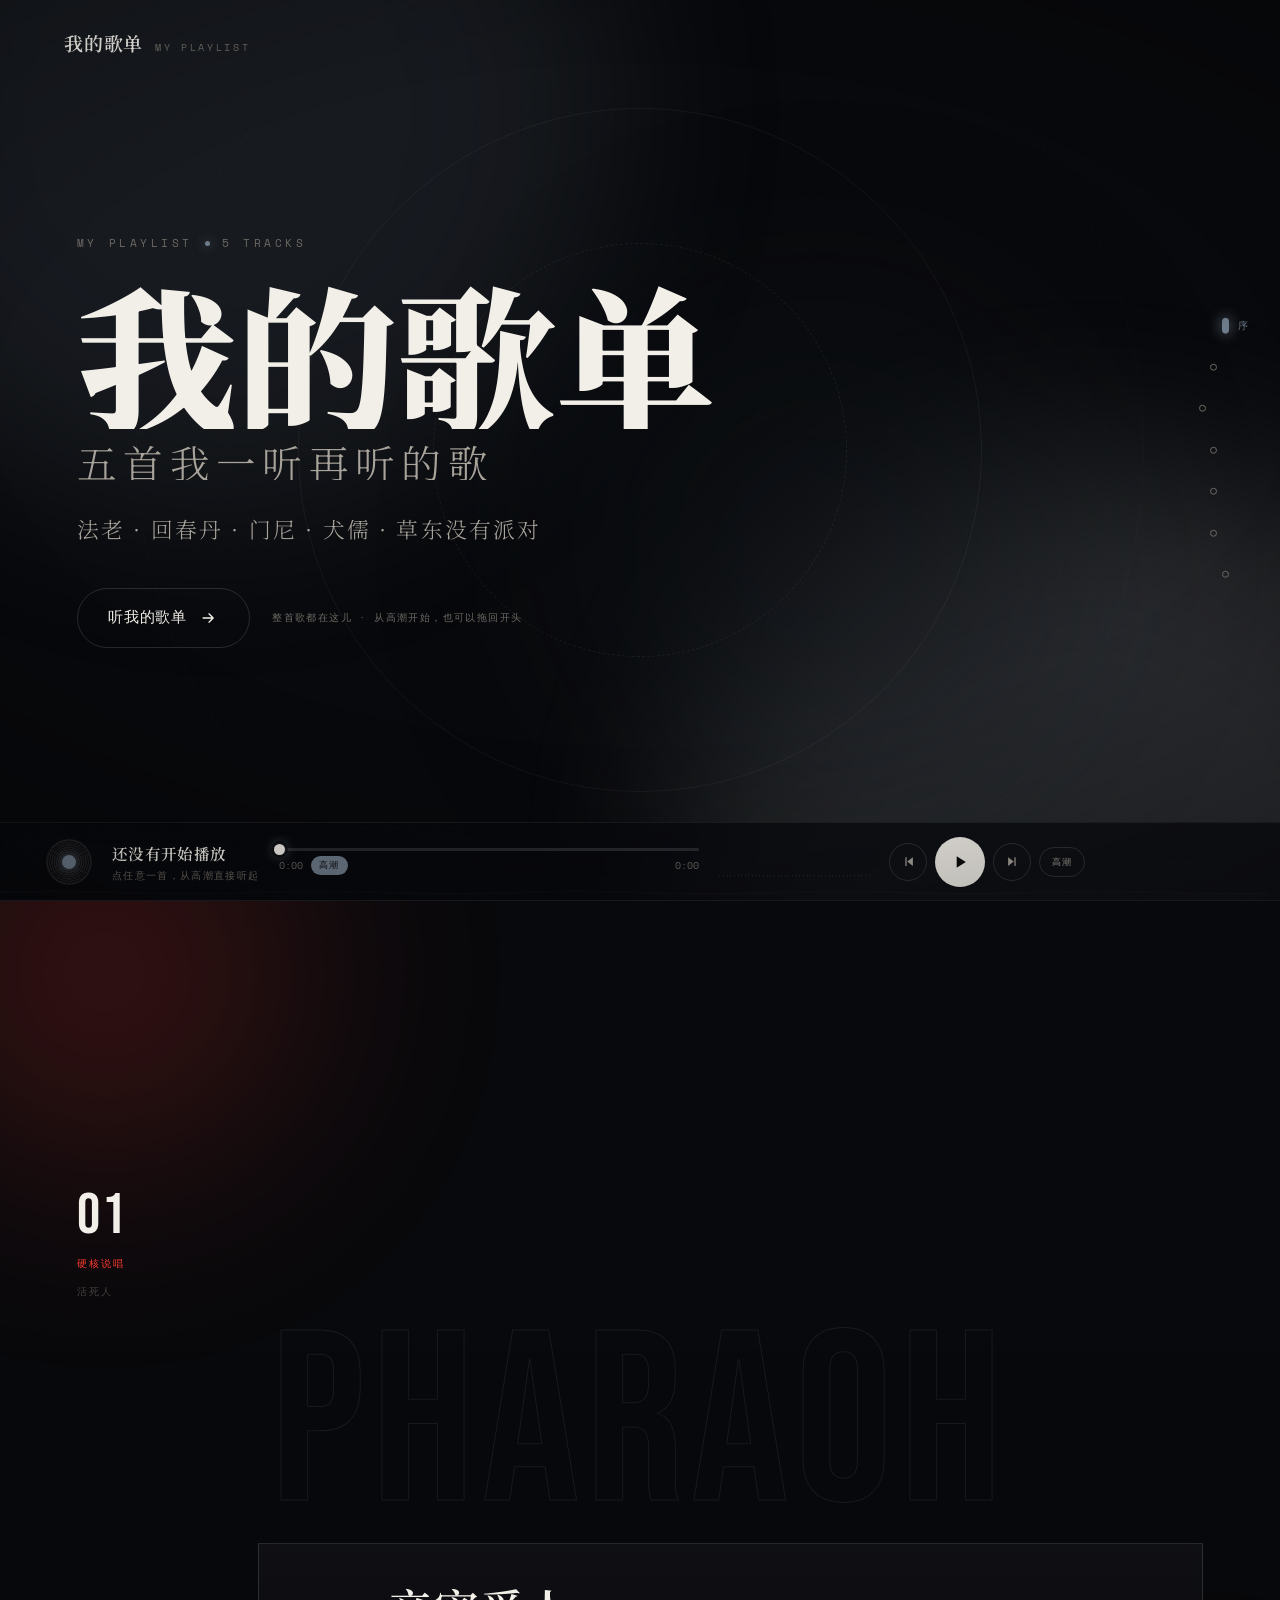
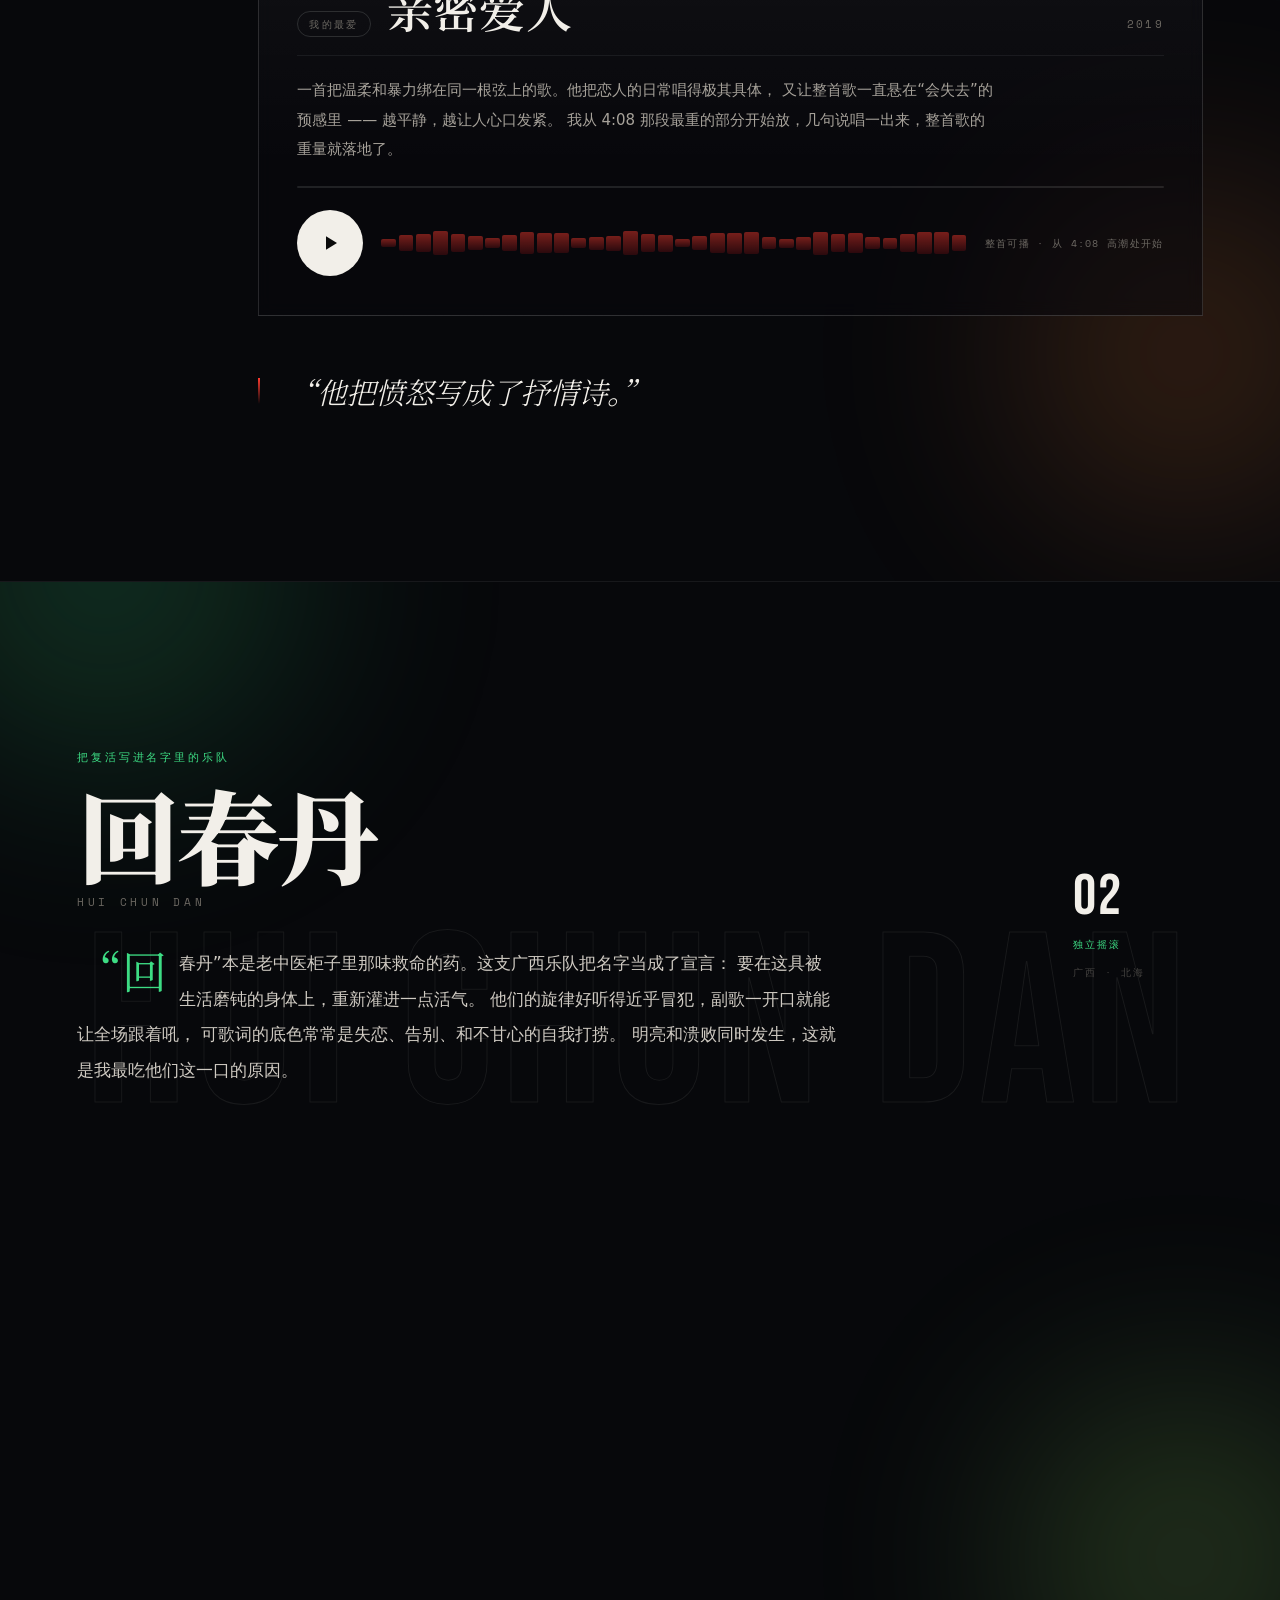
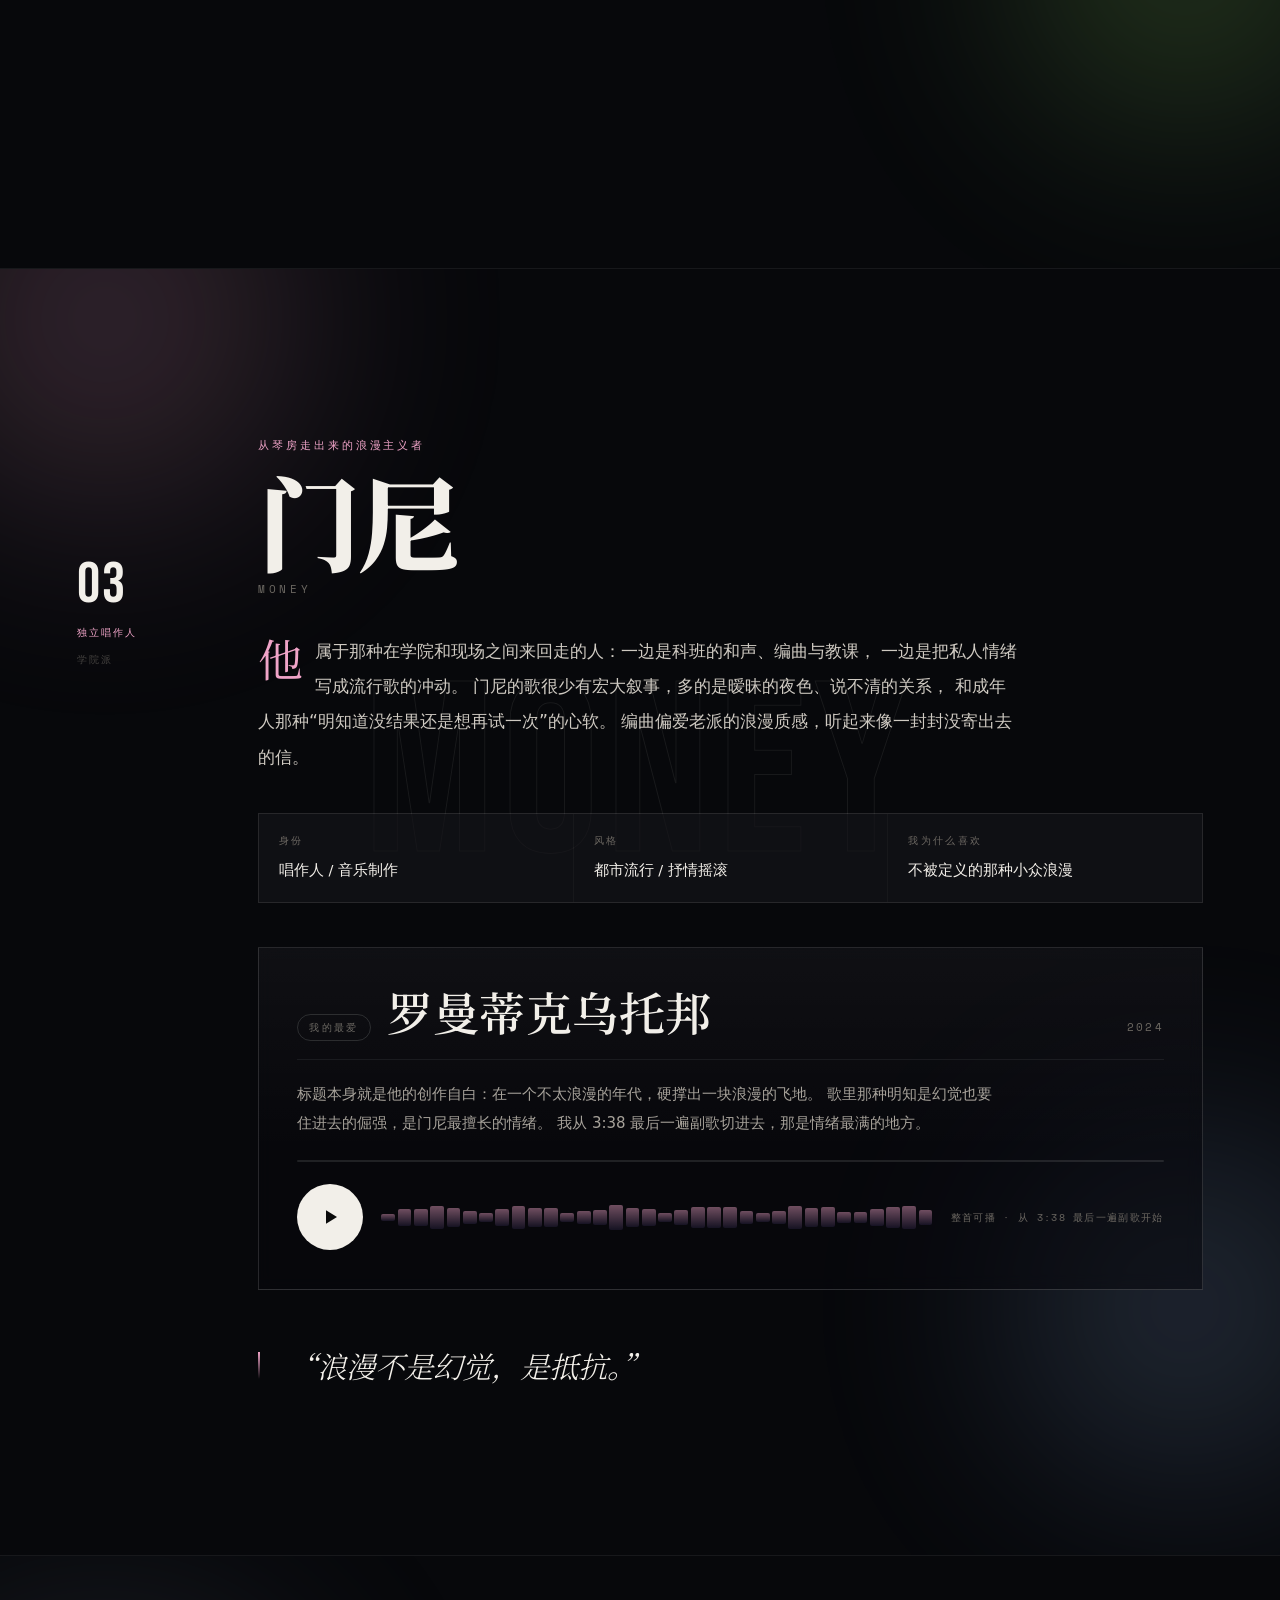
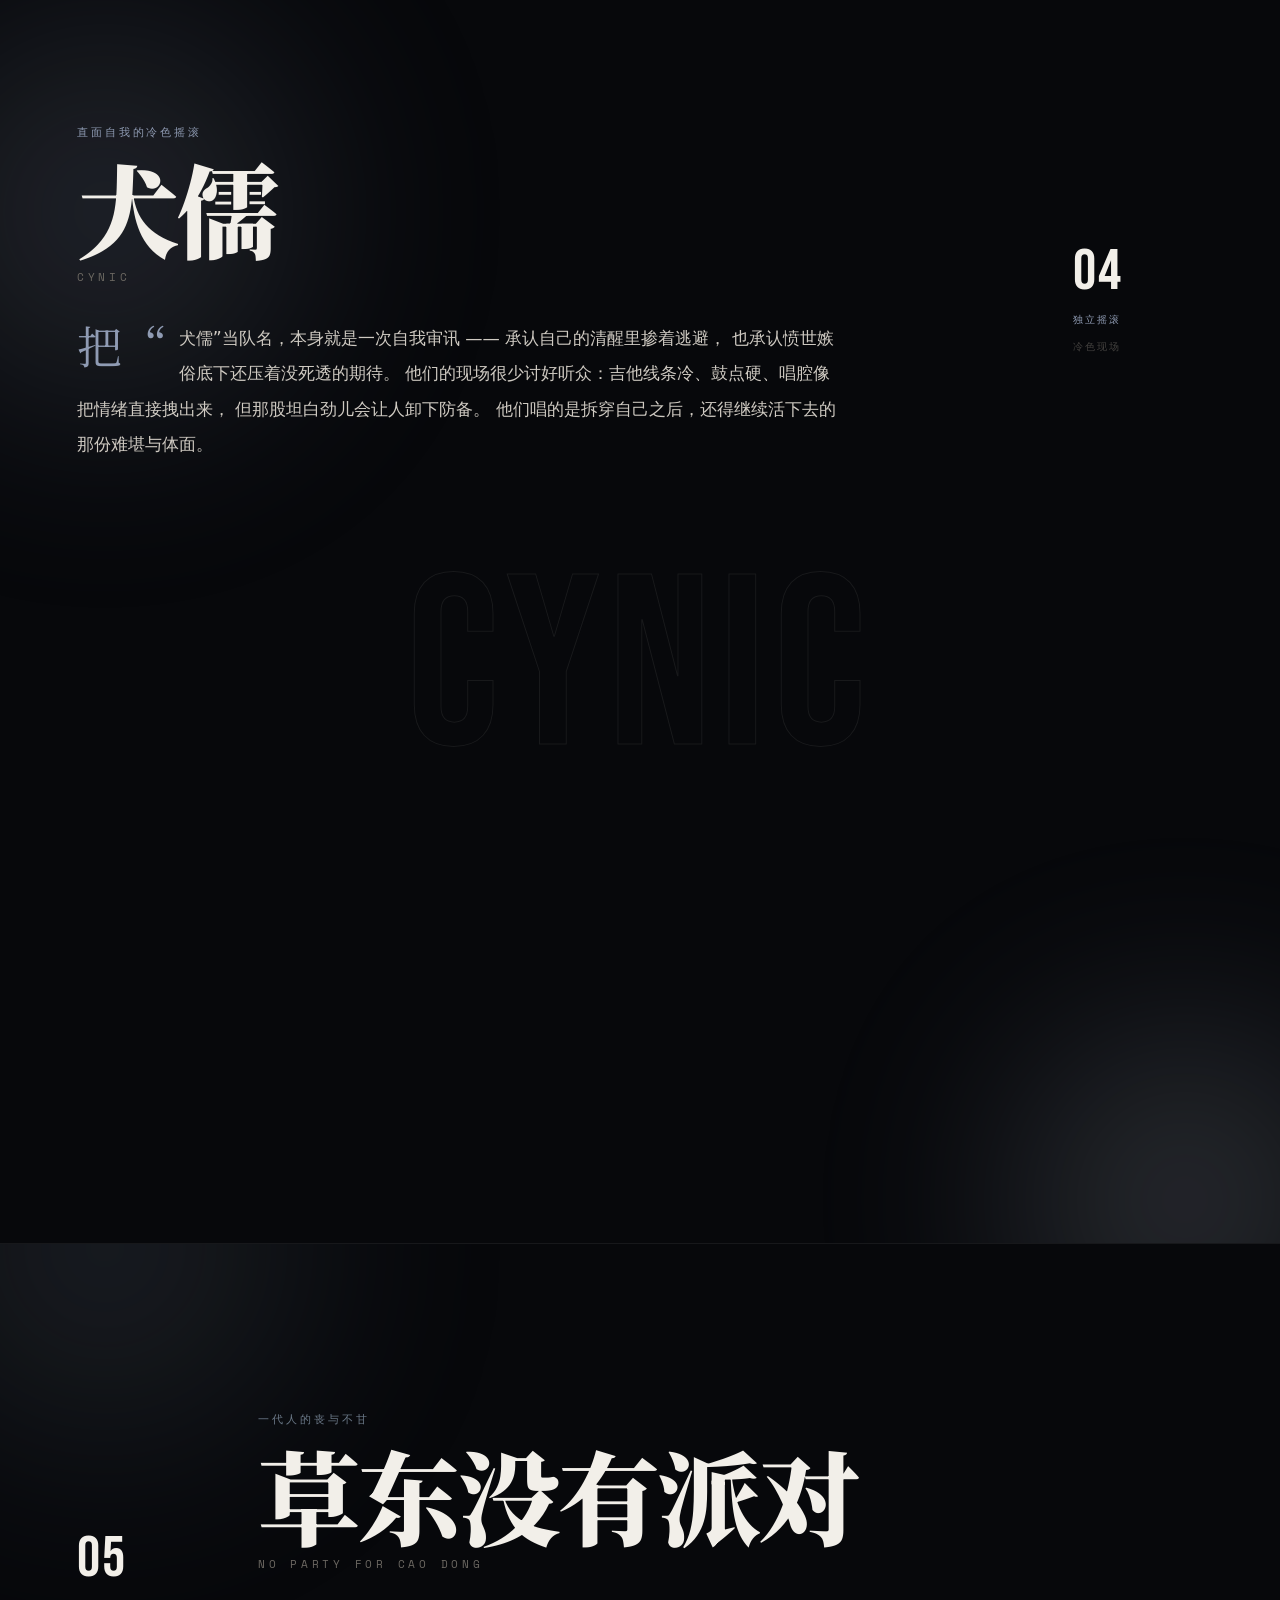
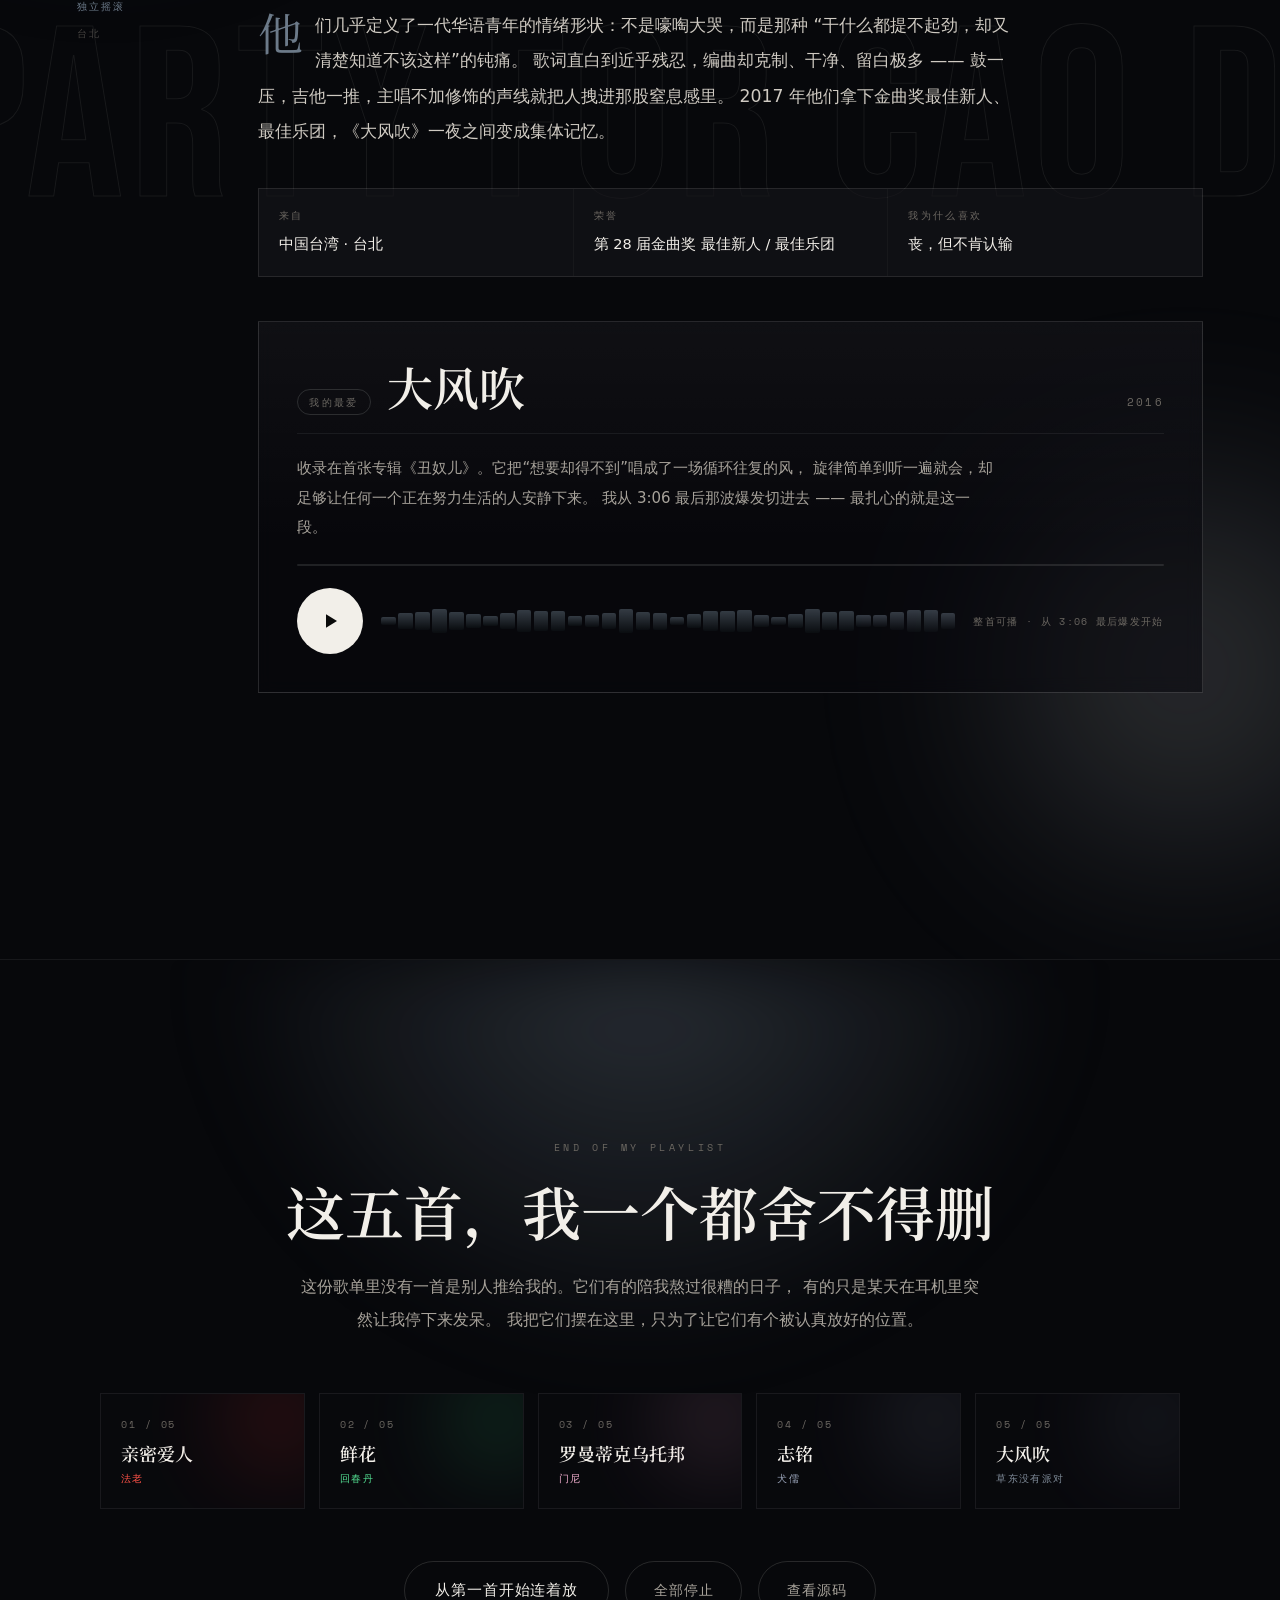
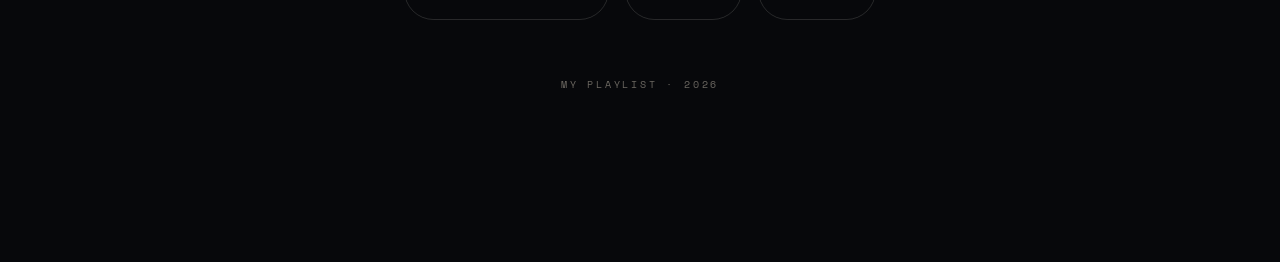
<file: index.html>
<!DOCTYPE html>
<html lang="zh-CN">
<head>
<meta charset="UTF-8">
<meta name="viewport" content="width=device-width, initial-scale=1.0">
<title>我的歌单</title>
<meta name="description" content="我的歌单 —— 法老、回春丹、门尼、犬儒、草东没有派对。每首都是我反复循环的那一首，点播放直接从高潮听起。">
<link rel="icon" type="image/svg+xml" href="favicon.svg">
<link rel="preconnect" href="https://fonts.googleapis.com">
<link rel="preconnect" href="https://fonts.gstatic.com" crossorigin>
<link href="https://fonts.googleapis.com/css2?family=Noto+Serif+SC:wght@300;400;600;900&family=Bebas+Neue&family=Space+Mono:wght@400;700&display=swap" rel="stylesheet">
<link rel="stylesheet" href="styles.css">
</head>
<body class="is-loading">

<!-- ══════════════ 载入页：黑胶在中间转动 ══════════════ -->
<div class="intro" id="intro">
  <div class="intro__noise"></div>

  <div class="intro__center">
    <!-- 唱片区：涟漪与唱片共用同一个中心点 -->
    <div class="vinyl-stage">
      <div class="ripple" id="ripple"></div>

      <div class="vinyl" id="vinyl">
        <div class="vinyl__disc" id="vinylDisc">
          <div class="vinyl__grooves"></div>
          <div class="vinyl__sheen"></div>
          <div class="vinyl__label">
            <span class="vinyl__labelTop">MY</span>
            <span class="vinyl__labelMid">PLAYLIST</span>
            <span class="vinyl__labelBot">2026</span>
          </div>
          <div class="vinyl__hole"></div>
        </div>
        <div class="tonearm" id="tonearm">
          <div class="tonearm__pivot"></div>
          <div class="tonearm__bar"></div>
          <div class="tonearm__head"></div>
        </div>
      </div>
    </div>

    <div class="intro__load">
      <div class="intro__bar"><i id="introBar"></i></div>
      <div class="intro__meta">
        <span class="intro__caption" id="introCaption">正在载入歌单</span>
        <span class="intro__pct" id="introPct">0%</span>
      </div>
    </div>
  </div>
</div>

<!-- ══════════════ 氛围层 ══════════════ -->
<div class="grain" aria-hidden="true"></div>
<div class="vignette" aria-hidden="true"></div>
<canvas class="viz" id="viz" aria-hidden="true"></canvas>
<div class="aurora" id="aurora" aria-hidden="true"><i></i><i></i><i></i></div>

<header class="brand" id="brand">
  <span class="brand__mark">我的歌单</span>
  <span class="brand__sub">MY PLAYLIST</span>
</header>

<nav class="rail" id="rail" aria-label="章节导航"></nav>

<!-- ══════════════ 播放器 ══════════════ -->
<div class="dock" id="dock">
  <div class="dock__glow" id="dockGlow"></div>

  <div class="dock__cover">
    <div class="dock__disc" id="dockDisc"><i></i></div>
  </div>

  <div class="dock__meta">
    <div class="dock__name" id="dockName">还没有开始播放</div>
    <div class="dock__artist" id="dockArtist">点任意一首，从高潮直接听起</div>
  </div>

  <div class="dock__seek" id="dockSeek">
    <div class="dock__track"><div class="dock__fill" id="dockFill"></div><div class="dock__knob" id="dockKnob"></div></div>
    <div class="dock__times">
      <span id="dockCur">0:00</span>
      <span class="dock__badge" id="dockBadge">高潮</span>
      <span id="dockDur">0:00</span>
    </div>
  </div>

  <div class="dock__bars" id="dockBars" aria-hidden="true"></div>

  <div class="dock__ctrl">
    <button class="dock__btn dock__btn--sm" id="dockPrev" aria-label="上一首">
      <svg viewBox="0 0 24 24"><path d="M7 5h2v14H7zm3 7 9-7v14z"/></svg>
    </button>
    <button class="dock__btn" id="dockToggle" aria-label="播放或暂停">
      <svg class="dock__ico dock__ico--play" viewBox="0 0 24 24"><path d="M8 5.2v13.6L19 12z"/></svg>
      <svg class="dock__ico dock__ico--pause" viewBox="0 0 24 24"><path d="M7.5 5h3.2v14H7.5zm5.8 0h3.2v14h-3.2z"/></svg>
    </button>
    <button class="dock__btn dock__btn--sm" id="dockNext" aria-label="下一首">
      <svg viewBox="0 0 24 24"><path d="M15 5h2v14h-2zM5 5l9 7-9 7z"/></svg>
    </button>
    <button class="dock__btn dock__btn--sm dock__btn--tag" id="dockMode" title="切换 高潮 / 从头">高潮</button>
  </div>
</div>

<div class="scroll-hint" id="scrollHint"><span>向下看我的歌单</span><i></i></div>

<main id="main">

<!-- ─────────── 序 ─────────── -->
<section class="hero" id="sec-hero" data-label="序">
  <div class="hero__bg">
    <div class="hero__ring r1"></div>
    <div class="hero__ring r2"></div>
    <div class="hero__ring r3"></div>
  </div>

  <div class="hero__content">
    <p class="hero__kicker"><span>MY PLAYLIST</span><span class="dot"></span><span>5 TRACKS</span></p>

    <h1 class="hero__title">
      <span class="ln"><span class="w" data-i="0">我</span><span class="w" data-i="1">的</span><span class="w" data-i="2">歌</span><span class="w" data-i="3">单</span></span>
      <span class="ln ln--sub"><span class="w">五</span><span class="w">首</span><span class="w">我</span><span class="w">一</span><span class="w">听</span><span class="w">再</span><span class="w">听</span><span class="w">的</span><span class="w">歌</span></span>
    </h1>

    <p class="hero__namesLine">法老 · 回春丹 · 门尼 · 犬儒 · 草东没有派对</p>

    <div class="hero__cta">
      <button class="btn-hero" id="startBtn" data-cursor="听">
        <span class="btn-hero__bg"></span>
        <span class="btn-hero__label">听我的歌单</span>
        <svg viewBox="0 0 24 24" class="btn-hero__arrow"><path d="M5 12h12m0 0-5-5m5 5-5 5" fill="none" stroke="currentColor" stroke-width="1.6" stroke-linecap="round" stroke-linejoin="round"/></svg>
      </button>
      <span class="hero__note">整首歌都在这儿 · 从高潮开始，也可以拖回开头</span>
    </div>
  </div>
</section>

<!-- ─────────── 1 · 法老 ─────────── -->
<section class="artist" id="sec-pharaoh" data-label="法老" data-key="pharaoh"
         style="--a1:#ff3b2f; --a2:#ff8a3d; --a3:#5a0d12;">
  <div class="artist__bg" data-parallax="0.16">
    <div class="blob b1"></div><div class="blob b2"></div>
    <span class="ghost">PHARAOH</span>
  </div>

  <div class="artist__wrap">
    <aside class="artist__side">
      <span class="idx">01</span><span class="role">硬核说唱</span><span class="year">活死人</span>
    </aside>

    <div class="artist__main">
      <div class="reveal">
        <p class="tag">中文硬核说唱 · 现实主义的暴烈书写</p>
        <h2 class="artist__name" data-split>法老</h2>
        <p class="artist__en">PHARAOH</p>
      </div>

      <p class="artist__bio reveal">
        中文说唱里少见的一类狠角色。语速像子弹，咬字却干净得像手术刀。
        他不写爽文式的炫耀，专挑社会的暗角、底层的疲惫、小人物的荒诞，
        把被忽略的现实一寸寸压进押韵里。听他的歌很少会跟着摇，
        更多是被按在椅子上，听完最后那一秒。
      </p>

      <div class="facts reveal">
        <div class="fact"><b>厂牌</b><span>活死人 Walker Union</span></div>
        <div class="fact"><b>风格</b><span>硬核 / 叙事说唱</span></div>
        <div class="fact"><b>我为什么喜欢</b><span>他敢把愤怒写成抒情诗</span></div>
      </div>

      <article class="track reveal"
        data-file="audio/pharaoh.mp3" data-start="248" data-title="亲密爱人" data-artist="法老"
        data-color="#ff3b2f" data-dur="317">
        <div class="track__head">
          <span class="track__no">我的最爱</span>
          <h3 class="track__title">亲密爱人</h3>
          <span class="track__year">2019</span>
        </div>
        <p class="track__desc">
          一首把温柔和暴力绑在同一根弦上的歌。他把恋人的日常唱得极其具体，
          又让整首歌一直悬在“会失去”的预感里 —— 越平静，越让人心口发紧。
          我从 4:08 那段最重的部分开始放，几句说唱一出来，整首歌的重量就落地了。
        </p>
        <div class="track__prog"><i></i></div>
        <div class="track__row">
          <button class="play" data-cursor="播放" aria-label="播放 亲密爱人">
            <span class="play__pulse"></span>
            <svg class="play__ico play__ico--play" viewBox="0 0 24 24"><path d="M8 5.2v13.6L19 12z"/></svg>
            <svg class="play__ico play__ico--pause" viewBox="0 0 24 24"><path d="M7.5 5h3.2v14H7.5zm5.8 0h3.2v14h-3.2z"/></svg>
          </button>
          <div class="track__wave" aria-hidden="true"></div>
          <span class="track__hint">整首可播 · 从 4:08 高潮处开始</span>
        </div>
      </article>

      <blockquote class="quote reveal">“他把愤怒写成了抒情诗。”</blockquote>
    </div>
  </div>
</section>

<!-- ─────────── 2 · 回春丹 ─────────── -->
<section class="artist artist--flip" id="sec-huichundan" data-label="回春丹" data-key="huichundan"
         style="--a1:#3ddc84; --a2:#a8ff78; --a3:#0b3d24;">
  <div class="artist__bg" data-parallax="0.16">
    <div class="blob b1"></div><div class="blob b2"></div>
    <span class="ghost">HUI CHUN DAN</span>
  </div>

  <div class="artist__wrap">
    <aside class="artist__side">
      <span class="idx">02</span><span class="role">独立摇滚</span><span class="year">广西 · 北海</span>
    </aside>

    <div class="artist__main">
      <div class="reveal">
        <p class="tag">把复活写进名字里的乐队</p>
        <h2 class="artist__name" data-split>回春丹</h2>
        <p class="artist__en">HUI CHUN DAN</p>
      </div>

      <p class="artist__bio reveal">
        “回春丹”本是老中医柜子里那味救命的药。这支广西乐队把名字当成了宣言：
        要在这具被生活磨钝的身体上，重新灌进一点活气。
        他们的旋律好听得近乎冒犯，副歌一开口就能让全场跟着吼，
        可歌词的底色常常是失恋、告别、和不甘心的自我打捞。
        明亮和溃败同时发生，这就是我最吃他们这一口的原因。
      </p>

      <div class="facts reveal">
        <div class="fact"><b>来自</b><span>广西 · 北海</span></div>
        <div class="fact"><b>风格</b><span>独立摇滚 / 流行摇滚</span></div>
        <div class="fact"><b>我为什么喜欢</b><span>一开口就想跟着吼</span></div>
      </div>

      <article class="track reveal"
        data-file="audio/huichundan.mp3" data-start="264" data-title="鲜花" data-artist="回春丹"
        data-color="#3ddc84" data-dur="341">
        <div class="track__head">
          <span class="track__no">我的最爱</span>
          <h3 class="track__title">鲜花</h3>
          <span class="track__year">2023</span>
        </div>
        <p class="track__desc">
          他们最被记住的那一首。副歌里那句“有我在的地方，永远开满了鲜花”，
          像一句自我催眠，也像一句硬撑到底的承诺。
          我从 4:24 最后一遍副歌切进去 —— 听过现场的人，基本都会在那儿失守。
        </p>
        <div class="track__prog"><i></i></div>
        <div class="track__row">
          <button class="play" data-cursor="播放" aria-label="播放 鲜花">
            <span class="play__pulse"></span>
            <svg class="play__ico play__ico--play" viewBox="0 0 24 24"><path d="M8 5.2v13.6L19 12z"/></svg>
            <svg class="play__ico play__ico--pause" viewBox="0 0 24 24"><path d="M7.5 5h3.2v14H7.5zm5.8 0h3.2v14h-3.2z"/></svg>
          </button>
          <div class="track__wave" aria-hidden="true"></div>
          <span class="track__hint">整首可播 · 从 4:24 最猛副歌开始</span>
        </div>
      </article>

      <blockquote class="quote reveal">“好听是天赋，把人唱哭是本事。”</blockquote>
    </div>
  </div>
</section>

<!-- ─────────── 3 · 门尼 ─────────── -->
<section class="artist" id="sec-meni" data-label="门尼" data-key="meni"
         style="--a1:#f0a4c8; --a2:#9ec5ff; --a3:#2a2140;">
  <div class="artist__bg" data-parallax="0.16">
    <div class="blob b1"></div><div class="blob b2"></div>
    <span class="ghost">MONEY</span>
  </div>

  <div class="artist__wrap">
    <aside class="artist__side">
      <span class="idx">03</span><span class="role">独立唱作人</span><span class="year">学院派</span>
    </aside>

    <div class="artist__main">
      <div class="reveal">
        <p class="tag">从琴房走出来的浪漫主义者</p>
        <h2 class="artist__name" data-split>门尼</h2>
        <p class="artist__en">MONEY</p>
      </div>

      <p class="artist__bio reveal">
        他属于那种在学院和现场之间来回走的人：一边是科班的和声、编曲与教课，
        一边是把私人情绪写成流行歌的冲动。
        门尼的歌很少有宏大叙事，多的是暧昧的夜色、说不清的关系，
        和成年人那种“明知道没结果还是想再试一次”的心软。
        编曲偏爱老派的浪漫质感，听起来像一封封没寄出去的信。
      </p>

      <div class="facts reveal">
        <div class="fact"><b>身份</b><span>唱作人 / 音乐制作</span></div>
        <div class="fact"><b>风格</b><span>都市流行 / 抒情摇滚</span></div>
        <div class="fact"><b>我为什么喜欢</b><span>不被定义的那种小众浪漫</span></div>
      </div>

      <article class="track reveal"
        data-file="audio/meni.mp3" data-start="218" data-title="罗曼蒂克乌托邦" data-artist="门尼"
        data-color="#f0a4c8" data-dur="247">
        <div class="track__head">
          <span class="track__no">我的最爱</span>
          <h3 class="track__title">罗曼蒂克乌托邦</h3>
          <span class="track__year">2024</span>
        </div>
        <p class="track__desc">
          标题本身就是他的创作自白：在一个不太浪漫的年代，硬撑出一块浪漫的飞地。
          歌里那种明知是幻觉也要住进去的倔强，是门尼最擅长的情绪。
          我从 3:38 最后一遍副歌切进去，那是情绪最满的地方。
        </p>
        <div class="track__prog"><i></i></div>
        <div class="track__row">
          <button class="play" data-cursor="播放" aria-label="播放 罗曼蒂克乌托邦">
            <span class="play__pulse"></span>
            <svg class="play__ico play__ico--play" viewBox="0 0 24 24"><path d="M8 5.2v13.6L19 12z"/></svg>
            <svg class="play__ico play__ico--pause" viewBox="0 0 24 24"><path d="M7.5 5h3.2v14H7.5zm5.8 0h3.2v14h-3.2z"/></svg>
          </button>
          <div class="track__wave" aria-hidden="true"></div>
          <span class="track__hint">整首可播 · 从 3:38 最后一遍副歌开始</span>
        </div>
      </article>

      <blockquote class="quote reveal">“浪漫不是幻觉，是抵抗。”</blockquote>
    </div>
  </div>
</section>

<!-- ─────────── 4 · 犬儒 ─────────── -->
<section class="artist artist--flip" id="sec-cynic" data-label="犬儒" data-key="cynic"
         style="--a1:#8f9bb3; --a2:#c9d4e6; --a3:#141821;">
  <div class="artist__bg" data-parallax="0.16">
    <div class="blob b1"></div><div class="blob b2"></div>
    <span class="ghost">CYNIC</span>
  </div>

  <div class="artist__wrap">
    <aside class="artist__side">
      <span class="idx">04</span><span class="role">独立摇滚</span><span class="year">冷色现场</span>
    </aside>

    <div class="artist__main">
      <div class="reveal">
        <p class="tag">直面自我的冷色摇滚</p>
        <h2 class="artist__name" data-split>犬儒</h2>
        <p class="artist__en">CYNIC</p>
      </div>

      <p class="artist__bio reveal">
        把“犬儒”当队名，本身就是一次自我审讯 —— 承认自己的清醒里掺着逃避，
        也承认愤世嫉俗底下还压着没死透的期待。
        他们的现场很少讨好听众：吉他线条冷、鼓点硬、唱腔像把情绪直接拽出来，
        但那股坦白劲儿会让人卸下防备。
        他们唱的是拆穿自己之后，还得继续活下去的那份难堪与体面。
      </p>

      <div class="facts reveal">
        <div class="fact"><b>风格</b><span>独立摇滚 / 另类摇滚</span></div>
        <div class="fact"><b>现场</b><span>冷冽、直接、不修饰</span></div>
        <div class="fact"><b>我为什么喜欢</b><span>先拆穿自己，才谈得上诚实</span></div>
      </div>

      <article class="track reveal"
        data-file="audio/cynic.mp3" data-start="218" data-title="志铭" data-artist="犬儒"
        data-color="#8f9bb3" data-dur="307">
        <div class="track__head">
          <span class="track__no">我的最爱</span>
          <h3 class="track__title">志铭</h3>
          <span class="track__year">2022</span>
        </div>
        <p class="track__desc">
          歌名就写着结局。面对“这一生值不值”的追问，他们没给安慰，
          而是选择把结论吼出来 —— 那是属于这一代人的墓志铭。
          我从 3:38 那段最用力的地方切进去，那一下是真的掏空了在唱。
        </p>
        <div class="track__prog"><i></i></div>
        <div class="track__row">
          <button class="play" data-cursor="播放" aria-label="播放 志铭">
            <span class="play__pulse"></span>
            <svg class="play__ico play__ico--play" viewBox="0 0 24 24"><path d="M8 5.2v13.6L19 12z"/></svg>
            <svg class="play__ico play__ico--pause" viewBox="0 0 24 24"><path d="M7.5 5h3.2v14H7.5zm5.8 0h3.2v14h-3.2z"/></svg>
          </button>
          <div class="track__wave" aria-hidden="true"></div>
          <span class="track__hint">整首可播 · 从 3:38 爆发段开始</span>
        </div>
      </article>

      <blockquote class="quote reveal">“付之一炬吧，我贱烂的生命。”</blockquote>
    </div>
  </div>
</section>

<!-- ─────────── 5 · 草东没有派对 ─────────── -->
<section class="artist" id="sec-caodong" data-label="草东" data-key="caodong"
         style="--a1:#6c7a89; --a2:#e0e6ec; --a3:#101418;">
  <div class="artist__bg" data-parallax="0.16">
    <div class="blob b1"></div><div class="blob b2"></div>
    <span class="ghost">NO PARTY FOR CAO DONG</span>
  </div>

  <div class="artist__wrap">
    <aside class="artist__side">
      <span class="idx">05</span><span class="role">独立摇滚</span><span class="year">台北</span>
    </aside>

    <div class="artist__main">
      <div class="reveal">
        <p class="tag">一代人的丧与不甘</p>
        <h2 class="artist__name" data-split>草东没有派对</h2>
        <p class="artist__en">NO PARTY FOR CAO DONG</p>
      </div>

      <p class="artist__bio reveal">
        他们几乎定义了一代华语青年的情绪形状：不是嚎啕大哭，而是那种
        “干什么都提不起劲，却又清楚知道不该这样”的钝痛。
        歌词直白到近乎残忍，编曲却克制、干净、留白极多 ——
        鼓一压，吉他一推，主唱不加修饰的声线就把人拽进那股窒息感里。
        2017 年他们拿下金曲奖最佳新人、最佳乐团，《大风吹》一夜之间变成集体记忆。
      </p>

      <div class="facts reveal">
        <div class="fact"><b>来自</b><span>中国台湾 · 台北</span></div>
        <div class="fact"><b>荣誉</b><span>第 28 届金曲奖 最佳新人 / 最佳乐团</span></div>
        <div class="fact"><b>我为什么喜欢</b><span>丧，但不肯认输</span></div>
      </div>

      <article class="track reveal"
        data-file="audio/caodong.mp3" data-start="186" data-title="大风吹" data-artist="草东没有派对"
        data-color="#6c7a89" data-dur="236">
        <div class="track__head">
          <span class="track__no">我的最爱</span>
          <h3 class="track__title">大风吹</h3>
          <span class="track__year">2016</span>
        </div>
        <p class="track__desc">
          收录在首张专辑《丑奴儿》。它把“想要却得不到”唱成了一场循环往复的风，
          旋律简单到听一遍就会，却足够让任何一个正在努力生活的人安静下来。
          我从 3:06 最后那波爆发切进去 —— 最扎心的就是这一段。
        </p>
        <div class="track__prog"><i></i></div>
        <div class="track__row">
          <button class="play" data-cursor="播放" aria-label="播放 大风吹">
            <span class="play__pulse"></span>
            <svg class="play__ico play__ico--play" viewBox="0 0 24 24"><path d="M8 5.2v13.6L19 12z"/></svg>
            <svg class="play__ico play__ico--pause" viewBox="0 0 24 24"><path d="M7.5 5h3.2v14H7.5zm5.8 0h3.2v14h-3.2z"/></svg>
          </button>
          <div class="track__wave" aria-hidden="true"></div>
          <span class="track__hint">整首可播 · 从 3:06 最后爆发开始</span>
        </div>
      </article>

      <blockquote class="quote reveal">“哭啊，喊啊，叫你妈妈带你去买玩具啊。”</blockquote>
    </div>
  </div>
</section>

<!-- ─────────── 尾 ─────────── -->
<section class="outro" id="sec-outro" data-label="尾">
  <div class="outro__glow"></div>
  <div class="outro__inner">
    <p class="outro__kicker">END OF MY PLAYLIST</p>
    <h2 class="outro__title">这五首，我一个都舍不得删</h2>
    <p class="outro__text">
      这份歌单里没有一首是别人推给我的。它们有的陪我熬过很糟的日子，
      有的只是某天在耳机里突然让我停下来发呆。
      我把它们摆在这里，只为了让它们有个被认真放好的位置。
    </p>

    <div class="outro__grid" id="outroGrid"></div>

    <div class="outro__actions">
      <button class="btn-hero" id="playAllBtn" data-cursor="全播">
        <span class="btn-hero__bg"></span>
        <span class="btn-hero__label">从第一首开始连着放</span>
      </button>
      <button class="btn-ghost" id="stopAllBtn" data-cursor="停止">全部停止</button>
      <a class="btn-ghost btn-ghost--link" href="code.html" data-cursor="看代码">查看源码</a>
    </div>

    <p class="outro__sign">MY PLAYLIST · 2026</p>
  </div>
</section>

</main>

<audio id="player" preload="metadata"></audio>

<script src="app.js"></script>
</body>
</html>
</file>
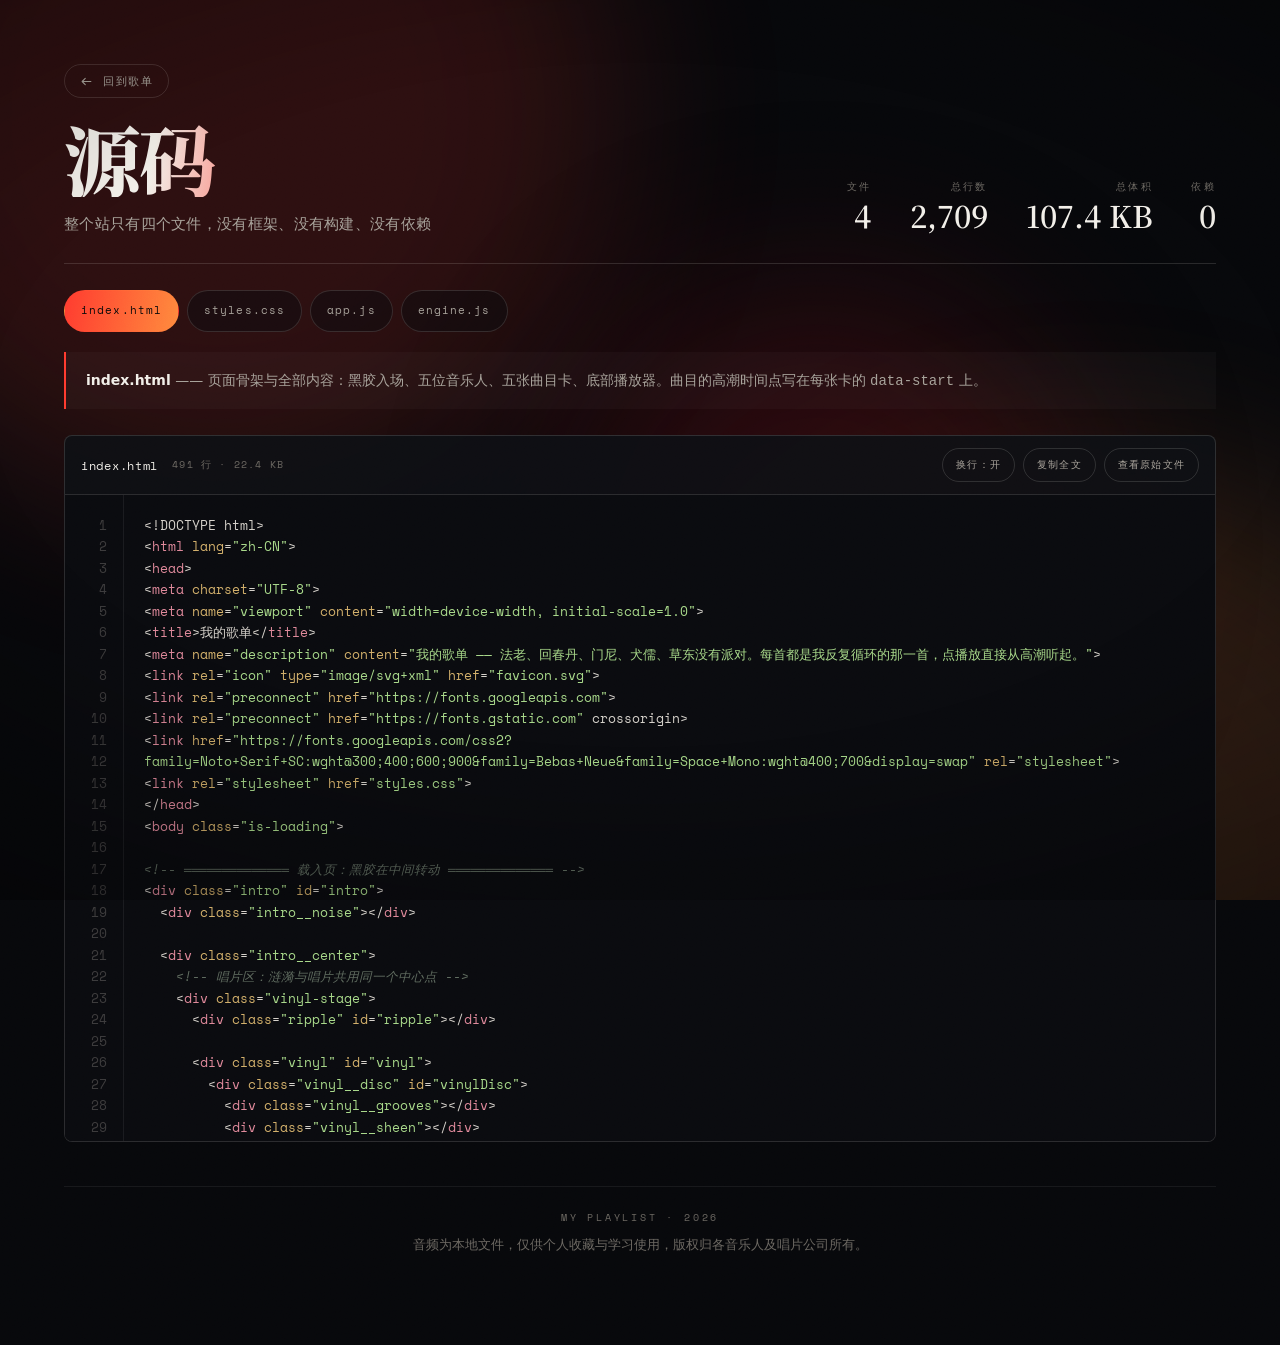
<file: code.html>
<!DOCTYPE html>
<html lang="zh-CN">
<head>
<meta charset="UTF-8">
<meta name="viewport" content="width=device-width, initial-scale=1.0">
<title>源码 · 我的歌单</title>
<meta name="description" content="《我的歌单》完整源代码：index.html / styles.css / app.js / engine.js">
<link rel="icon" type="image/svg+xml" href="favicon.svg">
<link rel="preconnect" href="https://fonts.googleapis.com">
<link rel="preconnect" href="https://fonts.gstatic.com" crossorigin>
<link href="https://fonts.googleapis.com/css2?family=Noto+Serif+SC:wght@300;400;600;900&family=Space+Mono:wght@400;700&display=swap" rel="stylesheet">
<link rel="stylesheet" href="styles.css">
<link rel="stylesheet" href="code.css">
</head>
<body class="code-page">

<div class="grain" aria-hidden="true"></div>
<div class="vignette" aria-hidden="true"></div>
<div class="aurora" aria-hidden="true"><i></i><i></i><i></i></div>

<header class="code-head">
  <div class="code-head__left">
    <a class="code-back" href="index.html">
      <svg viewBox="0 0 24 24"><path d="M19 12H5m0 0 5-5m-5 5 5 5" fill="none" stroke="currentColor" stroke-width="1.7" stroke-linecap="round" stroke-linejoin="round"/></svg>
      回到歌单
    </a>
    <h1 class="code-title">源码</h1>
    <p class="code-sub">整个站只有四个文件，没有框架、没有构建、没有依赖</p>
  </div>

  <div class="code-meta" id="codeMeta"></div>
</header>

<nav class="code-tabs" id="codeTabs" role="tablist"></nav>

<section class="code-note" id="codeNote"></section>

<main class="code-main">
  <div class="code-toolbar">
    <span class="code-file" id="codeFile">—</span>
    <span class="code-stat" id="codeStat"></span>
    <div class="code-actions">
      <button class="code-btn" id="btnWrap" title="自动换行">换行：开</button>
      <button class="code-btn" id="btnCopy">复制全文</button>
      <a class="code-btn code-btn--link" id="btnRaw" href="#" target="_blank" rel="noopener">查看原始文件</a>
    </div>
  </div>

  <div class="code-view" id="codeView">
    <div class="code-loading" id="codeLoading">正在读取源码…</div>
    <div class="code-body" id="codeBody" hidden>
      <pre class="code-gutter" id="codeGutter" aria-hidden="true"></pre>
      <pre class="code-code"><code id="codeCode"></code></pre>
    </div>
  </div>
</main>

<footer class="code-foot">
  <p class="code-foot__sign">MY PLAYLIST · 2026</p>
  <p class="code-foot__note">
    音频为本地文件，仅供个人收藏与学习使用，版权归各音乐人及唱片公司所有。
  </p>
</footer>

<script src="code.js"></script>
</body>
</html>
</file>
<file: styles.css>
/* ============================================================
   我的歌单 · MY PLAYLIST
   视觉系统 — 黑胶 / 暗色胶片 / 光晕 / 强排印
   ============================================================ */

*, *::before, *::after { box-sizing: border-box; }

:root{
  --bg:        #07080b;
  --bg-2:      #0c0e13;
  --ink:       #f2efe9;
  --ink-dim:   #a7a29a;
  --ink-faint: #6c6862;
  --line:      rgba(242,239,233,.14);
  --line-soft: rgba(242,239,233,.07);

  --a1: #ff3b2f;
  --a2: #ff8a3d;
  --a3: #5a0d12;

  --serif: "Noto Serif SC", "Songti SC", "SimSun", serif;
  --sans:  "Inter", "PingFang SC", "Microsoft YaHei", system-ui, sans-serif;
  --mono:  "Space Mono", "SFMono-Regular", Consolas, monospace;
  --disp:  "Bebas Neue", "Noto Serif SC", sans-serif;

  --ease: cubic-bezier(.22,.61,.36,1);
  --ease-io: cubic-bezier(.7,0,.3,1);
  --dock-h: 78px;
}

html{ scroll-behavior:smooth; }

body{
  margin:0;
  background: var(--bg);
  color: var(--ink);
  font-family: var(--sans);
  font-size:16px; line-height:1.75;
  -webkit-font-smoothing: antialiased;
  text-rendering: optimizeLegibility;
  overflow-x:hidden;
}
body.is-loading{ overflow:hidden; height:100vh; }
::selection{ background: var(--a1); color:#0b0b0b; }

img,svg{ display:block; }
button{ font:inherit; color:inherit; border:0; background:none; cursor:pointer; }

::-webkit-scrollbar{ width:9px; }
::-webkit-scrollbar-track{ background:#0a0b0f; }
::-webkit-scrollbar-thumb{ background: linear-gradient(var(--a1), var(--a3)); border-radius:9px; }

/* ============================================================
   1. 载入页：黑胶在正中间转动 + 进度条
   ============================================================ */
.intro{
  position:fixed; inset:0; z-index:20000;
  background: radial-gradient(120% 90% at 50% 40%, #12141b 0%, #07080b 60%, #040507 100%);
  display:grid; place-items:center;
  padding: 24px;
  transition: opacity 1s var(--ease), visibility 1s var(--ease);
}
.intro.is-done{ opacity:0; visibility:hidden; pointer-events:none; }

.intro__noise{
  position:absolute; inset:0; pointer-events:none; opacity:.05; mix-blend-mode:overlay;
  background-image:url("data:image/svg+xml,%3Csvg xmlns='http://www.w3.org/2000/svg' width='180' height='180'%3E%3Cfilter id='n'%3E%3CfeTurbulence type='fractalNoise' baseFrequency='.9' numOctaves='3'/%3E%3C/filter%3E%3Crect width='180' height='180' filter='url(%23n)'/%3E%3C/svg%3E");
  animation: noiseShift .6s steps(3) infinite;
}
@keyframes noiseShift{
  0%{transform:translate(0,0)} 33%{transform:translate(-2%,3%)}
  66%{transform:translate(3%,-2%)} 100%{transform:translate(0,0)}
}

/* ---- 居中容器：唱片区真正居中，进度条绝对定位在下方，不影响居中 ---- */
.intro__center{
  position:relative;
  display:grid; place-items:center;
}

/* 唱片区：涟漪与唱片共用同一圆心 */
.vinyl-stage{
  position:relative;
  display:grid; place-items:center;
  width: min(46vh, 360px); aspect-ratio:1;
}

.ripple{
  position:absolute; left:50%; top:50%;
  transform: translate(-50%, -50%);
  width:132%; aspect-ratio:1; border-radius:50%;
  pointer-events:none; opacity:1;
}
.ripple span{
  position:absolute; inset:0; border-radius:50%;
  border:1px solid color-mix(in srgb, var(--a1) 42%, transparent);
  animation: rippleOut 3.4s var(--ease-io) infinite;
}
.ripple span:nth-child(2){ animation-delay:1.13s }
.ripple span:nth-child(3){ animation-delay:2.26s }
@keyframes rippleOut{
  0%{ transform:scale(.72); opacity:.85 }
  100%{ transform:scale(1.28); opacity:0 }
}

/* ---- 黑胶本体 ---- */
.vinyl{
  position:relative;
  width:100%; aspect-ratio:1;
  filter: drop-shadow(0 40px 80px rgba(0,0,0,.8));
}
.vinyl__disc{
  position:absolute; inset:0; border-radius:50%;
  background:
    repeating-radial-gradient(circle at 50% 50%,
      #0d0d0f 0 1px, #1a1a1e 1px 2.4px, #101013 2.4px 3.6px),
    radial-gradient(circle at 50% 50%, #17171b 0%, #050506 72%);
  box-shadow:
    inset 0 0 0 1px rgba(255,255,255,.07),
    inset 0 0 60px rgba(0,0,0,.9);
  /* 载入期间自动旋转；一圈 = 进度条走满。
     时长直接写死在这里，不用 JS 注入 —— 注入会中途重启动画造成卡顿。 */
  animation: spinDisc 3.8s linear infinite;
}
.intro.is-done .vinyl__disc{ animation-play-state: paused; }
@keyframes spinDisc{ to{ transform: rotate(360deg) } }

.vinyl__grooves{
  position:absolute; inset:6%; border-radius:50%;
  background: repeating-radial-gradient(circle at 50% 50%,
    rgba(255,255,255,.028) 0 1px, transparent 1px 4px);
  opacity:.9;
}
.vinyl__sheen{
  position:absolute; inset:0; border-radius:50%;
  background: conic-gradient(from 0deg,
    transparent 0deg, rgba(255,255,255,.10) 26deg, transparent 62deg,
    transparent 168deg, rgba(255,255,255,.07) 205deg, transparent 250deg,
    transparent 330deg);
  animation: spinSheen 6.5s linear infinite;
}
.intro.is-done .vinyl__sheen{ animation-play-state: paused; }
@keyframes spinSheen{ to{ transform: rotate(360deg) } }

.vinyl__label{
  position:absolute; inset:33%; border-radius:50%;
  background:
    radial-gradient(circle at 40% 35%, color-mix(in srgb, var(--a1) 92%, #fff) 0%,
      var(--a1) 45%, color-mix(in srgb, var(--a1) 70%, #000) 100%);
  display:grid; place-content:center; text-align:center; gap:1px;
  box-shadow: inset 0 0 0 1px rgba(255,255,255,.16), 0 0 40px -8px var(--a1);
  transition: background .9s var(--ease), box-shadow .9s var(--ease);
}
.vinyl__labelTop,.vinyl__labelBot{
  font-family: var(--mono); font-size:9px; letter-spacing:.26em;
  color: rgba(0,0,0,.62); font-weight:700;
}
.vinyl__labelMid{
  font-family: var(--disp); font-size: clamp(13px,1.9vh,20px);
  letter-spacing:.09em; color:#0b0b0b; line-height:1;
}
.vinyl__hole{
  position:absolute; top:50%; left:50%; width:14px; height:14px;
  margin:-7px 0 0 -7px; border-radius:50%;
  background:#060607; box-shadow: inset 0 0 0 1px rgba(255,255,255,.2);
}

/* ---- 唱针（载入时已落针） ---- */
.tonearm{
  position:absolute; right:5%; top:1.5%;
  width:9px; height:60%;
  transform-origin: 50% 5%;
  transform: rotate(19deg);
  transition: transform 1.5s var(--ease-io);
}
.intro.is-done .tonearm{ transform: rotate(-26deg); }
.tonearm__pivot{
  position:absolute; top:-17px; left:50%; transform:translateX(-50%);
  width:36px; height:36px; border-radius:50%;
  background: radial-gradient(circle at 34% 30%, #5c5c60, #16161a 70%);
  box-shadow: 0 6px 18px rgba(0,0,0,.7), inset 0 0 0 1px rgba(255,255,255,.12);
}
.tonearm__bar{
  position:absolute; top:16px; left:50%; transform:translateX(-50%);
  width:7px; height:calc(100% - 26px); border-radius:5px;
  background: linear-gradient(90deg, #232326, #75757c 45%, #2a2a2e);
  box-shadow: 0 4px 14px rgba(0,0,0,.6);
}
.tonearm__head{
  position:absolute; bottom:-14px; left:50%; transform:translateX(-50%);
  width:24px; height:34px; border-radius:5px;
  background: linear-gradient(#4a4a50, #121215);
  box-shadow: 0 6px 16px rgba(0,0,0,.75), inset 0 0 0 1px rgba(255,255,255,.1);
}
.tonearm__head::after{
  content:''; position:absolute; bottom:-3px; left:50%; transform:translateX(-50%);
  width:3px; height:8px; border-radius:2px;
  background: color-mix(in srgb, var(--a1) 85%, #fff);
  box-shadow: 0 0 10px var(--a1);
}

/* ---- 进度条：固定在视口底部，与唱片完全分离，不压到唱片上 ---- */
.intro__load{
  position:fixed; left:50%; bottom: clamp(40px, 8vh, 84px);
  transform: translateX(-50%);
  width: min(74vw, 380px);
  opacity:0;
  animation: fadeIn .7s var(--ease) .35s forwards;
}
@keyframes fadeIn{ to{ opacity:1 } }
.intro__bar{
  position:relative; height:2px; border-radius:2px;
  background: rgba(255,255,255,.11); overflow:hidden;
}
.intro__bar i{
  display:block; height:100%; width:0%;
  background: linear-gradient(90deg, var(--a2), var(--a1));
  box-shadow: 0 0 14px -1px var(--a1);
  /* 不加 transition —— 每帧都在赋值，transition 会和 rAF 打架，看起来一断一断的 */
}
.intro__meta{
  display:flex; align-items:baseline; justify-content:space-between;
  margin-top:12px;
  font-family:var(--mono); font-size:10px; letter-spacing:.24em;
  text-transform:uppercase; color:var(--ink-faint);
}
.intro__pct{ color:var(--ink-dim); font-variant-numeric: tabular-nums; }
.intro__caption{ transition: color .5s var(--ease); }
.intro.is-loaded .intro__caption{ color: var(--a1); }
@keyframes riseIn{ to{ opacity:1; transform:translateX(-50%) } }

/* ============================================================
   2. 氛围层
   ============================================================ */
.grain{
  position:fixed; inset:-50%; z-index:9000; pointer-events:none;
  opacity:.05; mix-blend-mode:overlay;
  background-image:url("data:image/svg+xml,%3Csvg xmlns='http://www.w3.org/2000/svg' width='200' height='200'%3E%3Cfilter id='n'%3E%3CfeTurbulence type='fractalNoise' baseFrequency='.85' numOctaves='3'/%3E%3C/filter%3E%3Crect width='200' height='200' filter='url(%23n)'/%3E%3C/svg%3E");
  animation: grainShift .7s steps(3) infinite;
}
@keyframes grainShift{
  0%{transform:translate(0,0)} 33%{transform:translate(-3%,2%)}
  66%{transform:translate(2%,-3%)} 100%{transform:translate(0,0)}
}
.vignette{
  position:fixed; inset:0; z-index:8000; pointer-events:none;
  background: radial-gradient(120% 90% at 50% 45%, transparent 42%, rgba(0,0,0,.55) 100%);
}
.viz{
  position:fixed; left:0; right:0; bottom:0; height:180px; width:100%;
  z-index:40; pointer-events:none; opacity:.34; mix-blend-mode:screen;
  transition: opacity .6s var(--ease);
}
body.is-playing .viz{ opacity:.85; }

.aurora{ position:fixed; inset:0; z-index:1; pointer-events:none; overflow:hidden; }
.aurora i{
  position:absolute; display:block; width:62vw; height:62vw; border-radius:50%;
  filter: blur(95px); opacity:.16;
  transition: background 1.2s var(--ease);
  will-change: transform;
}
.aurora i:nth-child(1){ background:var(--a1); top:-22vw; left:-14vw; animation:drift1 26s var(--ease-io) infinite alternate; }
.aurora i:nth-child(2){ background:var(--a2); bottom:-28vw; right:-16vw; animation:drift2 32s var(--ease-io) infinite alternate; }
.aurora i:nth-child(3){ background:var(--a3); top:32%; left:44%; width:40vw; height:40vw; opacity:.44; animation:drift3 22s var(--ease-io) infinite alternate; }
@keyframes drift1{ to{ transform:translate3d(14vw,10vw,0) scale(1.25) } }
@keyframes drift2{ to{ transform:translate3d(-12vw,-9vw,0) scale(1.15) } }
@keyframes drift3{ to{ transform:translate3d(-16vw,12vw,0) scale(.82) } }
body.is-playing .aurora i{ opacity:.3; animation-duration:12s }
body.is-playing .aurora i:nth-child(3){ opacity:.66 }

/* ============================================================
   3. 顶部 / 侧栏 / 提示
   ============================================================ */
.brand{
  position:fixed; top:26px; left:0; z-index:600;
  padding-left: clamp(20px,5vw,64px);
  display:flex; align-items:baseline; gap:12px;
  opacity:0; transform:translateY(-12px);
  transition: opacity .8s var(--ease), transform .8s var(--ease);
}
body.is-ready .brand{ opacity:1; transform:none }
.brand__mark{ font-family:var(--serif); font-weight:600; font-size:19px; letter-spacing:.04em; }
.brand__sub{
  font-family:var(--mono); font-size:9.5px; letter-spacing:.28em;
  color:var(--ink-faint); text-transform:uppercase;
}

.rail{
  position:fixed; right: clamp(14px,2.4vw,30px); top:50%;
  transform:translateY(-50%); z-index:600;
  display:flex; flex-direction:column; gap:16px;
  opacity:0; transition: opacity .9s var(--ease) .5s;
}
body.is-ready .rail{ opacity:1 }
.rail__item{
  display:flex; align-items:center; gap:9px; flex-direction:row-reverse;
  padding:4px 0; color:var(--ink-faint); transition: color .4s var(--ease);
}
.rail__item i{
  width:7px; height:7px; border-radius:50%; flex:0 0 auto;
  border:1px solid currentColor; background:transparent;
  transition: all .4s var(--ease);
}
.rail__item span{
  font-family:var(--mono); font-size:10px; letter-spacing:.18em;
  opacity:0; transform:translateX(8px); transition: all .4s var(--ease); white-space:nowrap;
}
.rail__item:hover{ color:var(--ink) }
.rail__item:hover span{ opacity:1; transform:none }
.rail__item.is-on{ color: var(--a1) }
.rail__item.is-on i{ background:currentColor; height:16px; border-radius:4px; box-shadow:0 0 14px currentColor; }
.rail__item.is-on span{ opacity:1; transform:none }

.scroll-hint{
  position:fixed; bottom: calc(var(--dock-h) + 22px); left:50%; transform:translateX(-50%);
  z-index:600; display:flex; flex-direction:column; align-items:center; gap:9px;
  font-family:var(--mono); font-size:9.5px; letter-spacing:.3em;
  color:var(--ink-faint); text-transform:uppercase;
  opacity:0; transition: opacity .8s var(--ease) 1.4s;
}
body.is-ready .scroll-hint{ opacity:1 }
.scroll-hint.is-off{ opacity:0 !important }
.scroll-hint i{
  width:1px; height:38px; background: linear-gradient(var(--ink-faint), transparent);
  animation: hintPulse 2.1s var(--ease-io) infinite;
}
@keyframes hintPulse{
  0%,100%{ transform:scaleY(.35); opacity:.3; transform-origin:top }
  50%{ transform:scaleY(1); opacity:1; transform-origin:top }
}

/* ============================================================
   4. 播放器
   ============================================================ */
.dock{
  position:fixed; left:0; right:0; bottom:0; z-index:700;
  height: var(--dock-h);
  display:flex; align-items:center; gap: clamp(10px,1.6vw,20px);
  padding: 0 clamp(16px,4vw,46px);
  background: rgba(8,9,13,.74);
  backdrop-filter: blur(26px) saturate(1.5);
  border-top:1px solid var(--line-soft);
  transform: translateY(100%);
  transition: transform .9s var(--ease) .3s;
}
body.is-ready .dock{ transform:none }
.dock__glow{
  position:absolute; top:-1px; left:0; height:2px; width:0%;
  background: linear-gradient(90deg, var(--a2), var(--a1));
  box-shadow: 0 0 20px var(--a1);
  transition: width .3s linear, background .9s var(--ease);
}
.dock__cover{ flex:0 0 auto }
.dock__disc{
  width:46px; height:46px; border-radius:50%; display:grid; place-items:center;
  background:
    repeating-radial-gradient(circle at 50% 50%, #0d0d0f 0 1px, #1d1d21 1px 2.2px),
    radial-gradient(circle at 50% 50%, #17171b, #050506 75%);
  box-shadow: inset 0 0 0 1px rgba(255,255,255,.08);
  animation: spinDisc 3.6s linear infinite;
  animation-play-state: paused;
}
body.is-playing .dock__disc{ animation-play-state: running }
.dock__disc i{
  width:14px; height:14px; border-radius:50%; display:block;
  background: var(--a1); transition: background .9s var(--ease);
  box-shadow: 0 0 12px -1px var(--a1);
}

.dock__meta{ min-width:0; flex: 0 1 auto; max-width: 230px }
.dock__name{
  font-family:var(--serif); font-weight:600; font-size:15.5px; letter-spacing:.02em;
  white-space:nowrap; overflow:hidden; text-overflow:ellipsis;
}
.dock__artist{
  font-family:var(--mono); font-size:9.5px; letter-spacing:.14em; color:var(--ink-faint);
  text-transform:uppercase; white-space:nowrap; overflow:hidden; text-overflow:ellipsis;
}

/* ---- 进度条 ---- */
.dock__seek{
  flex: 1 1 auto; min-width: 110px; max-width: 420px;
  cursor:pointer; padding: 6px 0;
}
.dock__track{
  position:relative; height:3px; border-radius:3px;
  background: rgba(255,255,255,.13);
}
.dock__fill{
  position:absolute; left:0; top:0; bottom:0; width:0%;
  border-radius:3px;
  background: linear-gradient(90deg, var(--a2), var(--a1));
  box-shadow: 0 0 12px -2px var(--a1);
}
.dock__knob{
  position:absolute; top:50%; left:0%; width:11px; height:11px; border-radius:50%;
  margin:-5.5px 0 0 -5.5px; background:var(--ink);
  box-shadow: 0 0 0 3px rgba(0,0,0,.5), 0 0 12px var(--a1);
  transition: transform .12s var(--ease);
  pointer-events:none;
}
.dock__seek:hover .dock__knob{ transform: scale(1.35); }
.dock__times{
  display:flex; align-items:center; gap:8px; margin-top:5px;
  font-family:var(--mono); font-size:9.5px; color:var(--ink-faint);
  font-variant-numeric: tabular-nums;
}
.dock__times #dockDur{ margin-left:auto; }
.dock__badge{
  font-family:var(--mono); font-size:8.5px; letter-spacing:.14em;
  padding:2px 8px; border-radius:100px; color:#0a0a0a;
  background: var(--a1); transition: background .8s var(--ease);
}

.dock__bars{
  flex:0 1 150px; height:30px; display:flex; align-items:flex-end; gap:3px;
  opacity:.3; transition: opacity .5s var(--ease);
}
body.is-playing .dock__bars{ opacity:1 }
.dock__bars i{
  flex:1 1 auto; height:100%; border-radius:1px;
  background: linear-gradient(to top, var(--a3), var(--a1));
  transform: scaleY(.06); transform-origin:bottom;
  transition: transform .09s linear, background .9s var(--ease);
}

.dock__ctrl{ display:flex; align-items:center; gap:8px; flex:0 0 auto }
.dock__btn{
  position:relative; width:50px; height:50px; border-radius:50%;
  display:grid; place-items:center;
  background: var(--ink); color:#0a0a0a;
  transition: transform .3s var(--ease), background .8s var(--ease);
}
.dock__btn--sm{
  width:38px; height:38px; background:transparent; color:var(--ink-dim);
  border:1px solid var(--line);
}
.dock__btn--sm svg{ width:15px; height:15px; fill:currentColor }
.dock__btn--sm:hover{ color:var(--ink); border-color:var(--a1) }
/* 高潮 / 从头 切换：文字型，覆盖 --sm 固定宽度 */
.dock__btn--tag{
  width:auto; padding:0 12px; height:30px; border-radius:100px;
  font-family:var(--mono); font-size:9px; letter-spacing:.1em;
}
.dock__btn:not(.dock__btn--sm):hover{ transform:scale(1.08) }
.dock__btn:active{ transform:scale(.94) }
.dock__ico{ width:20px; height:20px; fill:currentColor; grid-area:1/1 }
.dock__ico--play{ opacity:1; transition:opacity .25s }
.dock__ico--pause{ opacity:0; transition:opacity .25s }
body.is-playing .dock__ico--play{ opacity:0 }
body.is-playing .dock__ico--pause{ opacity:1 }

/* ============================================================
   5. Hero
   ============================================================ */
.hero{
  position:relative; min-height:100vh; z-index:10;
  display:flex; align-items:center;
  padding: 130px clamp(20px,6vw,110px) calc(var(--dock-h) + 70px);
  overflow:hidden;
}
.hero__bg{ position:absolute; inset:0; z-index:-1 }
.hero__ring{
  position:absolute; top:50%; left:50%; border-radius:50%;
  border:1px solid var(--line-soft); transform:translate(-50%,-50%);
}
.hero__ring.r1{ width:46vmin; height:46vmin; animation:spin 46s linear infinite; border-style:dashed }
.hero__ring.r2{ width:76vmin; height:76vmin; animation:spin 74s linear infinite reverse; border-color:rgba(255,255,255,.05) }
.hero__ring.r3{ width:112vmin; height:112vmin; animation:spin 120s linear infinite; border-style:dotted; border-color:rgba(255,255,255,.04) }
@keyframes spin{ to{ transform:translate(-50%,-50%) rotate(360deg) } }

.hero__content{ position:relative; max-width:1000px }
.hero__kicker{
  display:flex; align-items:center; gap:12px; margin:0 0 26px;
  font-family:var(--mono); font-size:10.5px; letter-spacing:.34em;
  color:var(--ink-faint); text-transform:uppercase;
}
.hero__kicker .dot{
  width:5px; height:5px; border-radius:50%; background:var(--a1);
  box-shadow:0 0 12px var(--a1);
}
.hero__title{ margin:0 0 30px; font-family:var(--serif); font-weight:900; line-height:.94; letter-spacing:-.01em }
.hero__title .ln{ display:block; overflow:hidden }
.hero__title .ln--sub{
  font-size: clamp(19px,3.1vw,40px); font-weight:300;
  letter-spacing:.16em; color:var(--ink-dim); margin-top:14px;
}
.hero__title .ln:first-child{ font-size: clamp(58px,12.5vw,172px) }
.hero__title .w{ display:inline-block; transform:translateY(110%) rotate(6deg); opacity:0 }
body.is-ready .hero__title .w{
  transform:none; opacity:1;
  transition: transform 1.15s var(--ease), opacity .9s var(--ease);
}
body.is-ready .hero__title .w[data-i="0"]{ transition-delay:.10s }
body.is-ready .hero__title .w[data-i="1"]{ transition-delay:.19s }
body.is-ready .hero__title .w[data-i="2"]{ transition-delay:.28s }
body.is-ready .hero__title .w[data-i="3"]{ transition-delay:.37s }
.hero__title .ln--sub .w:nth-child(1){ transition-delay:.30s }
.hero__title .ln--sub .w:nth-child(2){ transition-delay:.35s }
.hero__title .ln--sub .w:nth-child(3){ transition-delay:.40s }
.hero__title .ln--sub .w:nth-child(4){ transition-delay:.45s }
.hero__title .ln--sub .w:nth-child(5){ transition-delay:.50s }
.hero__title .ln--sub .w:nth-child(6){ transition-delay:.55s }
.hero__title .ln--sub .w:nth-child(7){ transition-delay:.60s }
.hero__title .ln--sub .w:nth-child(8){ transition-delay:.65s }
.hero__title .ln--sub .w:nth-child(9){ transition-delay:.70s }

.hero__desc{
  max-width:660px; margin:0 0 40px; font-size: clamp(15px,1.5vw,19px);
  color:var(--ink-dim); line-height:1.9;
  opacity:0; transform:translateY(18px); transition: all 1s var(--ease) .85s;
}
body.is-ready .hero__desc{ opacity:1; transform:none }
.hero__desc em{
  font-style:normal; color:var(--ink); font-weight:600;
  position:relative; white-space:nowrap;
}
.hero__desc em::after{
  content:''; position:absolute; left:0; right:0; bottom:2px; height:1px;
  background:currentColor; opacity:.35;
}
/* 一行名字，替代原先那段落 */
.hero__namesLine{
  margin: 4px 0 40px; font-family:var(--serif); font-weight:300;
  font-size: clamp(15px,1.7vw,22px); letter-spacing:.1em; color:var(--ink-dim);
  opacity:0; transform:translateY(18px); transition: all 1s var(--ease) .85s;
}
body.is-ready .hero__namesLine{ opacity:1; transform:none }
.hero__cta{
  display:flex; align-items:center; gap:22px; flex-wrap:wrap;
  opacity:0; transform:translateY(18px); transition: all 1s var(--ease) 1.05s;
}
body.is-ready .hero__cta{ opacity:1; transform:none }
.hero__note{ font-family:var(--mono); font-size:10px; letter-spacing:.14em; color:var(--ink-faint) }

.btn-hero{
  position:relative; overflow:hidden;
  display:inline-flex; align-items:center; gap:12px;
  padding:16px 30px; border-radius:100px; border:1px solid var(--line);
  font-size:14.5px; letter-spacing:.06em; color:var(--ink);
  transition: color .45s var(--ease), border-color .45s var(--ease), transform .3s var(--ease);
}
.btn-hero__bg{
  position:absolute; inset:0; z-index:0; border-radius:inherit;
  background: linear-gradient(100deg, var(--a1), var(--a2));
  transform: translateY(101%); transition: transform .55s var(--ease-io);
}
.btn-hero__label,.btn-hero__arrow{ position:relative; z-index:1 }
.btn-hero__arrow{ width:20px; height:20px; transition: transform .45s var(--ease) }
.btn-hero:hover{ color:#0a0a0a; border-color:transparent }
.btn-hero:hover .btn-hero__bg{ transform:none }
.btn-hero:hover .btn-hero__arrow{ transform:translateX(5px) }
.btn-hero:active{ transform:scale(.97) }

.hero__names{
  position:absolute; left:0; right:0; bottom: calc(var(--dock-h) + 4px);
  display:flex; gap: clamp(16px,4vw,54px); flex-wrap:wrap;
  padding: 0 clamp(20px,6vw,110px);
  font-family:var(--serif); font-weight:300;
  font-size: clamp(13px,1.5vw,17px); color:var(--ink-faint); letter-spacing:.1em;
  opacity:0; transition: opacity 1.2s var(--ease) 1.3s;
}
body.is-ready .hero__names{ opacity:.55 }
.hero__names span::before{ content:'\2014'; margin-right:8px; opacity:.5 }

/* ============================================================
   6. 艺术家区块
   ============================================================ */
.artist{
  position:relative; z-index:10;
  padding: clamp(90px,13vw,190px) clamp(20px,6vw,110px);
  border-top:1px solid var(--line-soft);
  overflow:hidden; isolation:isolate;
}
.artist__bg{ position:absolute; inset:-10% -5%; z-index:-1 }
.artist__bg .blob{
  position:absolute; border-radius:50%; filter:blur(110px);
  opacity:.3; transition: opacity 1s var(--ease);
}
.artist__bg .b1{ width:44vw; height:44vw; top:2%; left:-8%; background:radial-gradient(circle, var(--a1), transparent 68%) }
.artist__bg .b2{ width:38vw; height:38vw; bottom:0; right:-6%; background:radial-gradient(circle, var(--a2), transparent 68%) }
.artist.is-live .artist__bg .blob{ opacity:.5 }
.artist__bg .ghost{
  position:absolute; top:50%; left:50%; transform:translate(-50%,-50%);
  font-family:var(--disp); font-size: clamp(80px,19vw,270px); line-height:.8;
  letter-spacing:.03em; white-space:nowrap; color:transparent;
  -webkit-text-stroke:1px rgba(242,239,233,.075);
  pointer-events:none; user-select:none;
}

.artist__wrap{
  display:grid; grid-template-columns:130px minmax(0,1fr);
  gap: clamp(22px,4vw,64px); align-items:start;
  max-width:1280px; margin:0 auto;
}
.artist--flip .artist__wrap{ direction:rtl }
.artist--flip .artist__wrap > *{ direction:ltr }

.artist__side{
  position:sticky; top:120px;
  display:flex; flex-direction:column; gap:10px;
  font-family:var(--mono); font-size:10px; letter-spacing:.2em;
  text-transform:uppercase; color:var(--ink-faint);
}
.artist__side .idx{ font-family:var(--disp); font-size:58px; line-height:1; color:var(--ink); }
.artist__side .role{ color:var(--a1) }
.artist__side .year{ opacity:.6 }

.tag{
  margin:0 0 14px; font-family:var(--mono); font-size:10.5px;
  letter-spacing:.28em; text-transform:uppercase; color:var(--a1);
}
.artist__name{
  margin:0; font-family:var(--serif); font-weight:900;
  font-size: clamp(42px,8vw,106px); line-height:1.02; letter-spacing:-.02em;
}
.artist__name .ch{ display:inline-block }
.artist__en{
  margin:8px 0 0; font-family:var(--mono); font-size:11px;
  letter-spacing:.34em; color:var(--ink-faint); text-transform:uppercase;
}
.artist__bio{
  max-width:760px; margin:34px 0 0;
  font-size: clamp(15px,1.35vw,17.5px); line-height:2.05; color:#cfcac2;
}
.artist__bio::first-letter{
  font-family:var(--serif); font-size:2.6em; float:left;
  line-height:.82; padding:6px 12px 0 0; color:var(--a1);
}
.facts{
  display:grid; grid-template-columns: repeat(auto-fit,minmax(170px,1fr));
  gap:1px; margin:38px 0 0;
  background:var(--line-soft); border:1px solid var(--line-soft);
}
.fact{ background: rgba(10,11,15,.6); padding:18px 20px }
.fact b{
  display:block; font-family:var(--mono); font-weight:400; font-size:9.5px;
  letter-spacing:.24em; text-transform:uppercase; color:var(--ink-faint); margin-bottom:7px;
}
.fact span{ font-size:14.5px; color:var(--ink) }

/* ---- 曲目卡 ---- */
.track{
  position:relative; margin:44px 0 0;
  padding: clamp(24px,3vw,40px);
  border:1px solid var(--line);
  background:
    linear-gradient(180deg, rgba(255,255,255,.035), rgba(255,255,255,0) 60%),
    rgba(8,9,13,.55);
  backdrop-filter: blur(8px);
  overflow:hidden;
  transition: border-color .6s var(--ease), transform .6s var(--ease), box-shadow .6s var(--ease);
}
.track::before{
  content:''; position:absolute; left:0; top:0; bottom:0; width:3px;
  background: linear-gradient(var(--a2), var(--a1));
  transform:scaleY(0); transform-origin:top; transition: transform .7s var(--ease);
}
.track.is-active{
  border-color: color-mix(in srgb, var(--a1) 60%, transparent);
  box-shadow: 0 0 0 1px color-mix(in srgb, var(--a1) 22%, transparent),
              0 30px 90px -40px var(--a1);
}
.track.is-active::before{ transform:none }
.track:hover{ transform:translateY(-3px) }

.track__head{
  display:flex; align-items:baseline; gap:16px; flex-wrap:wrap;
  padding-bottom:18px; border-bottom:1px solid var(--line-soft);
}
.track__no{
  font-family:var(--mono); font-size:9.5px; letter-spacing:.24em;
  text-transform:uppercase; color:var(--ink-faint);
  border:1px solid var(--line); border-radius:100px; padding:4px 11px;
}
.track__title{
  margin:0; font-family:var(--serif); font-weight:600;
  font-size: clamp(26px,3.6vw,46px); line-height:1.1; letter-spacing:.01em;
}
.track__year{
  margin-left:auto; font-family:var(--mono); font-size:11px;
  letter-spacing:.2em; color:var(--ink-faint);
}
.track__desc{ max-width:700px; margin:20px 0 0; color:var(--ink-dim); font-size:15px; line-height:1.95 }
.track__prog{
  position:relative; height:2px; margin:22px 0 0; border-radius:2px;
  background: rgba(255,255,255,.1); overflow:hidden;
}
.track__prog i{
  position:absolute; left:0; top:0; bottom:0; width:0%;
  background: linear-gradient(90deg, var(--a2), var(--a1));
  transition: width .25s linear;
}
.track.is-active .track__prog{ background: rgba(255,255,255,.18); }
.track__row{ display:flex; align-items:center; gap:18px; flex-wrap:wrap; margin-top:22px }

.play{
  position:relative; flex:0 0 auto; width:66px; height:66px; border-radius:50%;
  display:grid; place-items:center; background:var(--ink); color:#0a0a0a;
  transition: background .8s var(--ease), transform .3s var(--ease);
}
.play svg{ width:24px; height:24px; fill:currentColor; grid-area:1/1 }
.play__ico{ transition: opacity .25s var(--ease), transform .25s var(--ease) }
.play__ico--pause{ opacity:0; transform:scale(.7) }
.track.is-active .play__ico--play{ opacity:0; transform:scale(.7) }
.track.is-active .play__ico--pause{ opacity:1; transform:none }
.play:hover{ transform:scale(1.07) }
.play:active{ transform:scale(.93) }
.play__pulse{ position:absolute; inset:0; border-radius:50%; border:1px solid var(--a1); opacity:0 }
.track.is-active .play__pulse{ animation: playPulse 2.1s var(--ease-io) infinite }
@keyframes playPulse{ 0%{transform:scale(1);opacity:.8} 100%{transform:scale(1.75);opacity:0} }

.track__wave{
  flex:1 1 180px; height:34px; min-width:120px;
  display:flex; align-items:center; gap:2.5px;
  opacity:.45; transition: opacity .5s var(--ease);
}
.track.is-active .track__wave{ opacity:1 }
.track__wave i{
  flex:1 1 auto; border-radius:2px; height:6%;
  background: linear-gradient(to top, var(--a3), var(--a1));
  transition: height .1s linear, background .9s var(--ease);
}
.track__hint{ font-family:var(--mono); font-size:9.5px; letter-spacing:.14em; color:var(--ink-faint) }

.quote{
  position:relative; margin:52px 0 0; padding-left:30px;
  font-family:var(--serif); font-weight:300; font-style:italic;
  font-size: clamp(19px,2.3vw,30px); line-height:1.6;
  color:var(--ink); max-width:700px;
}
.quote::before{
  content:''; position:absolute; left:0; top:.35em; bottom:.35em; width:2px;
  background: linear-gradient(var(--a1), transparent);
}

/* ============================================================
   7. 尾声
   ============================================================ */
.outro{
  position:relative; z-index:10; overflow:hidden;
  padding: clamp(100px,14vw,200px) clamp(20px,6vw,110px) calc(var(--dock-h) + 90px);
  border-top:1px solid var(--line-soft); text-align:center;
}
.outro__glow{
  position:absolute; top:0; left:50%; transform:translateX(-50%);
  width:min(900px,120vw); height:420px;
  background: radial-gradient(ellipse at top, color-mix(in srgb, var(--a1) 34%, transparent), transparent 68%);
  filter:blur(40px); pointer-events:none;
}
.outro__inner{ position:relative; max-width:1080px; margin:0 auto }
.outro__kicker{
  margin:0 0 20px; font-family:var(--mono); font-size:10px;
  letter-spacing:.36em; color:var(--ink-faint); text-transform:uppercase;
}
.outro__title{ margin:0 0 26px; font-family:var(--serif); font-weight:600; font-size: clamp(28px,4.6vw,64px); line-height:1.16 }
.outro__text{ max-width:680px; margin:0 auto; color:var(--ink-dim); font-size:16px; line-height:2.05 }
.outro__grid{
  display:grid; grid-template-columns: repeat(auto-fit,minmax(190px,1fr));
  gap:14px; margin:56px 0 0; text-align:left;
}
.oc{
  position:relative; padding:22px 20px 20px;
  border:1px solid var(--line-soft); background:rgba(10,11,15,.5);
  overflow:hidden; cursor:pointer;
  transition: border-color .5s var(--ease), transform .5s var(--ease), background .5s var(--ease);
}
.oc::after{
  content:''; position:absolute; left:0; right:0; bottom:0; height:2px;
  background:var(--c1); transform:scaleX(0); transform-origin:left;
  transition: transform .55s var(--ease);
}
.oc:hover{ transform:translateY(-4px); border-color: color-mix(in srgb, var(--c1) 55%, transparent); background:rgba(255,255,255,.035) }
.oc:hover::after{ transform:none }
.oc.is-on{ border-color:var(--c1) }
.oc.is-on::after{ transform:none }
.oc__no{ font-family:var(--mono); font-size:9.5px; letter-spacing:.2em; color:var(--ink-faint) }
.oc__t{ margin:9px 0 5px; font-family:var(--serif); font-weight:600; font-size:18px; line-height:1.35 }
.oc__a{ font-family:var(--mono); font-size:10px; letter-spacing:.14em; color: color-mix(in srgb, var(--c1) 88%, #fff); text-transform:uppercase }
.oc__g{
  position:absolute; right:-30px; top:-30px; width:110px; height:110px;
  border-radius:50%; background:var(--c1); filter:blur(46px); opacity:.16;
  transition: opacity .5s var(--ease);
}
.oc:hover .oc__g,.oc.is-on .oc__g{ opacity:.4 }
.oc__play{
  position:absolute; right:14px; bottom:12px; width:30px; height:30px; border-radius:50%;
  display:grid; place-items:center; background:rgba(255,255,255,.09);
  border:1px solid var(--line); opacity:0; transform:translateY(6px);
  transition: all .4s var(--ease);
}
.oc:hover .oc__play{ opacity:1; transform:none }
.oc__play svg{ width:12px; height:12px; fill:var(--ink) }

.outro__actions{
  display:flex; align-items:center; justify-content:center; gap:16px;
  flex-wrap:wrap; margin:52px 0 0;
}
.btn-ghost{
  padding:16px 28px; border-radius:100px; border:1px solid var(--line);
  font-size:14px; letter-spacing:.06em; color:var(--ink-dim);
  transition: all .4s var(--ease);
}
.btn-ghost:hover{ border-color:var(--ink); color:var(--ink) }
.btn-ghost--link{ text-decoration:none; display:inline-flex; align-items:center; }
.outro__sign{
  margin:56px 0 0; font-family:var(--mono); font-size:10px;
  letter-spacing:.28em; color:var(--ink-faint); text-transform:uppercase;
}

/* ============================================================
   8. 滚动揭示
   ============================================================ */
.reveal{
  opacity:0; transform:translateY(34px);
  transition: opacity 1s var(--ease), transform 1.1s var(--ease);
}
.reveal.is-in{ opacity:1; transform:none }

/* ============================================================
   9. 响应式
   ============================================================ */
@media (max-width: 1080px){
  .vinyl{ width: min(42vh,320px) }
  .vinyl__labelMid{ font-size:clamp(11px,1.6vh,17px) }
  .ripple{ width:min(54vh,400px) }
}

@media (max-width: 980px){
  .artist__wrap{ grid-template-columns:1fr }
  .artist__side{ position:static; flex-direction:row; align-items:center; gap:14px }
  .artist__side .idx{ font-size:38px }
  .artist__side .year{ margin-left:auto }
  .artist--flip .artist__wrap{ direction:ltr }
  .dock__bars{ display:none }
  .dock__seek{ max-width:none }
  .dock__meta{ max-width:none; flex:1 1 auto }
}

@media (max-width: 720px){
  :root{ --dock-h: 74px }
  .rail{ display:none }
  .grain{ opacity:.035 }
  .viz{ height:120px; opacity:.2 }
  .dock{ gap:10px; padding:0 12px }
  .dock__cover{ display:none }
  .dock__btn{ width:42px; height:42px }
  .dock__btn--sm{ width:34px; height:34px }
  .dock__btn--tag{ width:auto; height:28px; padding:0 10px; font-size:8.5px }
  .dock__seek{ min-width:70px }
  .dock__meta{ max-width:110px }
  .dock__name{ font-size:13.5px }
  .dock__artist{ display:none }
  .hero{ padding-top:110px }
  .hero__ring.r3{ display:none }
  .play{ width:56px; height:56px }
  .artist__bio::first-letter{ font-size:2.1em }
  .track__year{ margin-left:0; width:100% }
  .intro__load{ width:min(80vw,320px) }
}

@media (prefers-reduced-motion: reduce){
  *,*::before,*::after{
    animation-duration:.001ms !important; animation-iteration-count:1 !important;
    transition-duration:.001ms !important;
  }
  html{ scroll-behavior:auto }
  .ripple,.play__pulse{ display:none }
}
</file>
<file: code.css>
/* ============================================================
   源码页 · 样式
   ============================================================ */

.code-page{
  background: var(--bg);
  min-height:100vh;
  padding: clamp(28px,5vw,64px) clamp(18px,5vw,72px) 90px;
}

/* ---- 头部 ---- */
.code-head{
  position:relative; z-index:10;
  display:flex; align-items:flex-end; justify-content:space-between;
  gap: clamp(20px,4vw,60px); flex-wrap:wrap;
  max-width:1500px; margin:0 auto;
  padding-bottom:26px; border-bottom:1px solid var(--line);
}
.code-back{
  display:inline-flex; align-items:center; gap:9px;
  font-family:var(--mono); font-size:10.5px; letter-spacing:.16em;
  color:var(--ink-dim); text-decoration:none;
  padding:7px 14px; border:1px solid var(--line); border-radius:100px;
  transition: all .4s var(--ease); margin-bottom:22px;
}
.code-back svg{ width:15px; height:15px; }
.code-back:hover{ color:var(--ink); border-color:var(--a1); }
.code-title{
  margin:0; font-family:var(--serif); font-weight:900;
  font-size: clamp(38px,6vw,86px); line-height:1; letter-spacing:-.02em;
  background: linear-gradient(100deg, var(--ink) 25%, var(--a1) 70%, var(--a2) 100%);
  -webkit-background-clip:text; background-clip:text; color:transparent;
}
.code-sub{
  margin:14px 0 0; color:var(--ink-dim); font-size:15px; letter-spacing:.02em;
}
.code-meta{
  display:flex; gap: clamp(18px,3vw,44px); flex-wrap:wrap;
}
.code-meta div{ text-align:right; }
.code-meta b{
  display:block; font-family:var(--mono); font-weight:400; font-size:9.5px;
  letter-spacing:.24em; text-transform:uppercase; color:var(--ink-faint); margin-bottom:6px;
}
.code-meta span{
  font-family:var(--serif); font-weight:600; font-size:clamp(20px,2.4vw,30px);
  color:var(--ink); line-height:1;
}

/* ---- 文件切换 ---- */
.code-tabs{
  position:relative; z-index:10;
  display:flex; gap:8px; flex-wrap:wrap;
  max-width:1500px; margin: 26px auto 0;
}
.code-tab{
  font-family:var(--mono); font-size:11px; letter-spacing:.1em;
  padding:10px 16px; border:1px solid var(--line); border-radius:100px;
  color:var(--ink-dim); background:rgba(10,11,15,.5);
  transition: all .35s var(--ease);
}
.code-tab:hover{ color:var(--ink); border-color: color-mix(in srgb, var(--a1) 60%, transparent); }
.code-tab.is-on{
  color:#0a0a0a; background: linear-gradient(100deg, var(--a1), var(--a2));
  border-color:transparent;
}
.code-tab i{
  font-style:normal; opacity:.55; margin-left:7px; font-size:10px;
}

/* ---- 说明条 ---- */
.code-note{
  position:relative; z-index:10;
  max-width:1500px; margin: 20px auto 0;
  padding: 15px 20px; border-left:2px solid var(--a1);
  background: rgba(255,255,255,.028);
  color:var(--ink-dim); font-size:14px; line-height:1.9;
}
.code-note b{ color:var(--ink); font-weight:600; }

/* ---- 主体 ---- */
.code-main{
  position:relative; z-index:10;
  max-width:1500px; margin: 26px auto 0;
}
.code-toolbar{
  display:flex; align-items:center; gap:14px; flex-wrap:wrap;
  padding: 12px 16px;
  background: rgba(14,16,21,.9);
  border:1px solid var(--line); border-bottom:0;
  border-radius:8px 8px 0 0;
}
.code-file{
  font-family:var(--mono); font-size:12px; letter-spacing:.06em; color:var(--ink);
}
.code-stat{
  font-family:var(--mono); font-size:10px; letter-spacing:.12em; color:var(--ink-faint);
}
.code-actions{ margin-left:auto; display:flex; gap:8px; flex-wrap:wrap; }
.code-btn{
  font-family:var(--mono); font-size:10px; letter-spacing:.12em;
  padding:7px 13px; border:1px solid var(--line); border-radius:100px;
  color:var(--ink-dim); text-decoration:none; background:none;
  transition: all .35s var(--ease);
}
.code-btn:hover{ color:var(--ink); border-color:var(--a1); }
.code-btn.is-ok{ color:#0a0a0a; background:var(--a2); border-color:transparent; }

.code-view{
  position:relative;
  background: #0a0b0f;
  border:1px solid var(--line);
  border-radius:0 0 8px 8px;
  max-height: 72vh; overflow:auto;
}
.code-loading{
  padding:52px 20px; text-align:center;
  font-family:var(--mono); font-size:11px; letter-spacing:.2em; color:var(--ink-faint);
}
.code-body{ display:flex; align-items:flex-start; min-width:min-content; }

.code-gutter, .code-code{
  margin:0; padding: 20px 0;
  font-family: var(--mono); font-size:12.5px; line-height:1.72;
  tab-size:2;
}
.code-gutter{
  flex:0 0 auto; padding-left:18px; padding-right:16px;
  text-align:right; color:rgba(167,162,154,.32);
  user-select:none; border-right:1px solid var(--line-soft);
  position:sticky; left:0; background:#0a0b0f; z-index:2;
}
.code-code{
  flex:1 1 auto; padding-left:20px; padding-right:24px;
  color:#d6d2cb; overflow-x:auto;
}
.code-code code{ font-family:inherit; white-space:pre; }
.code-view.wrap .code-code code{ white-space:pre-wrap; word-break:break-word; }
.code-view.wrap .code-body{ min-width:0; }

/* ---- 语法高亮 ---- */
.tk-com{ color:#5f6b5f; font-style:italic; }
.tk-str{ color:#a8d98a; }
.tk-key{ color:#ff8a5c; }
.tk-num{ color:#e5c07b; }
.tk-fn { color:#7fb4e8; }
.tk-tag{ color:#e0899b; }
.tk-attr{ color:#d3b06b; }
.tk-prop{ color:#c9d4e6; }
.tk-punc{ color:#7e8894; }
.tk-re { color:#b58fd6; }

/* ---- 页脚 ---- */
.code-foot{
  position:relative; z-index:10;
  max-width:1500px; margin: 44px auto 0;
  padding-top:22px; border-top:1px solid var(--line-soft);
  text-align:center;
}
.code-foot__sign{
  margin:0 0 8px; font-family:var(--mono); font-size:10px;
  letter-spacing:.28em; color:var(--ink-faint); text-transform:uppercase;
}
.code-foot__note{ margin:0; font-size:12.5px; color:var(--ink-faint); }

@media (max-width: 720px){
  .code-head{ align-items:flex-start; }
  .code-meta{ width:100%; justify-content:flex-start; }
  .code-meta div{ text-align:left; }
  .code-gutter, .code-code{ font-size:11.5px; }
  .code-view{ max-height:68vh; }
  .code-tab{ font-size:10px; padding:8px 12px; }
}
</file>
